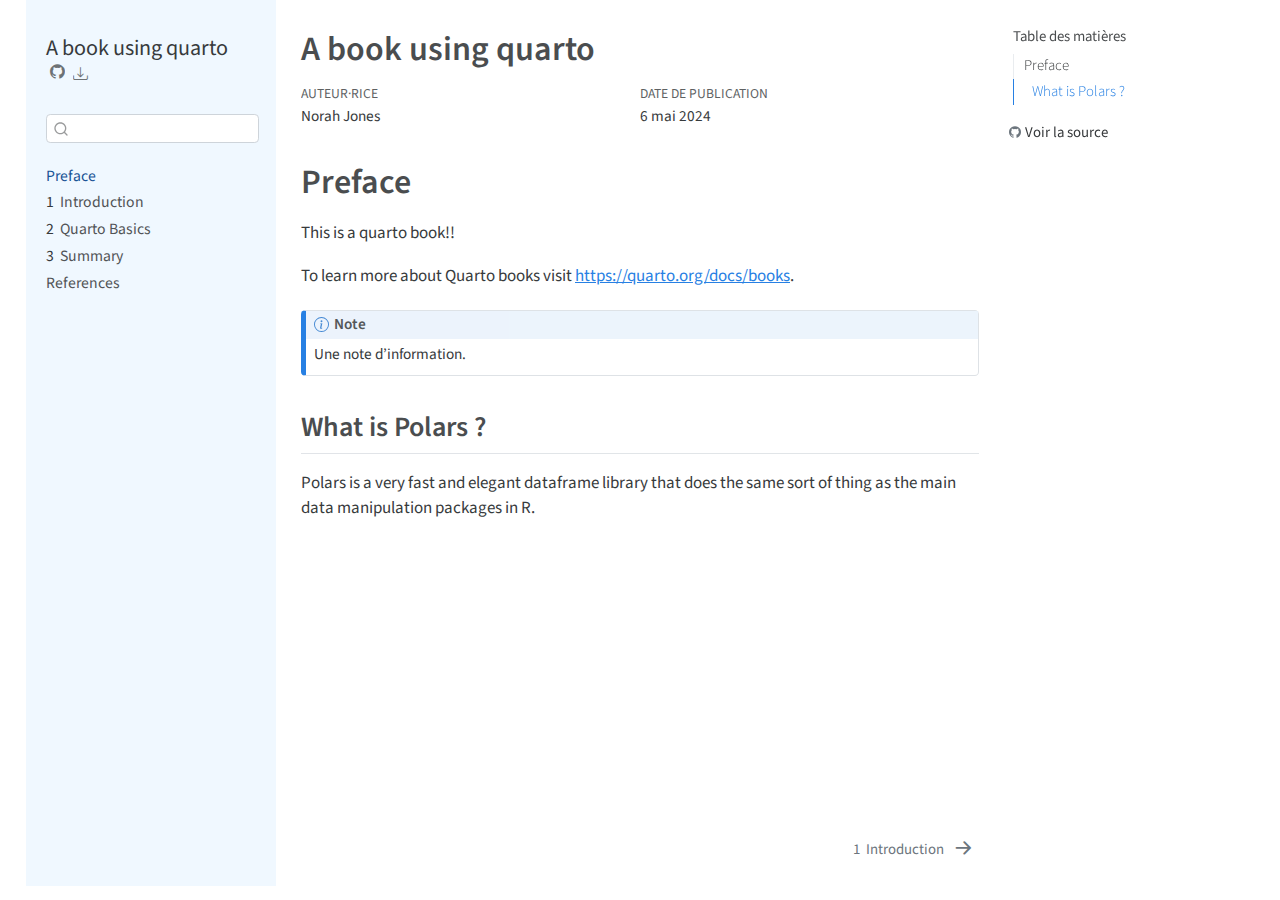
<file: index.html>
<!DOCTYPE html>
<html xmlns="http://www.w3.org/1999/xhtml" lang="fr" xml:lang="fr"><head>

<meta charset="utf-8">
<meta name="generator" content="quarto-1.3.361">

<meta name="viewport" content="width=device-width, initial-scale=1.0, user-scalable=yes">

<meta name="author" content="Norah Jones">

<title>A book using quarto</title>
<style>
code{white-space: pre-wrap;}
span.smallcaps{font-variant: small-caps;}
div.columns{display: flex; gap: min(4vw, 1.5em);}
div.column{flex: auto; overflow-x: auto;}
div.hanging-indent{margin-left: 1.5em; text-indent: -1.5em;}
ul.task-list{list-style: none;}
ul.task-list li input[type="checkbox"] {
  width: 0.8em;
  margin: 0 0.8em 0.2em -1em; /* quarto-specific, see https://github.com/quarto-dev/quarto-cli/issues/4556 */ 
  vertical-align: middle;
}
</style>


<script src="site_libs/quarto-nav/quarto-nav.js"></script>
<script src="site_libs/clipboard/clipboard.min.js"></script>
<script src="site_libs/quarto-search/autocomplete.umd.js"></script>
<script src="site_libs/quarto-search/fuse.min.js"></script>
<script src="site_libs/quarto-search/quarto-search.js"></script>
<meta name="quarto:offset" content="./">
<link href="./intro.html" rel="next">
<script src="site_libs/quarto-html/quarto.js"></script>
<script src="site_libs/quarto-html/popper.min.js"></script>
<script src="site_libs/quarto-html/tippy.umd.min.js"></script>
<script src="site_libs/quarto-html/anchor.min.js"></script>
<link href="site_libs/quarto-html/tippy.css" rel="stylesheet">
<link href="site_libs/quarto-html/quarto-syntax-highlighting.css" rel="stylesheet" id="quarto-text-highlighting-styles">
<script src="site_libs/bootstrap/bootstrap.min.js"></script>
<link href="site_libs/bootstrap/bootstrap-icons.css" rel="stylesheet">
<link href="site_libs/bootstrap/bootstrap.min.css" rel="stylesheet" id="quarto-bootstrap" data-mode="light">
<script id="quarto-search-options" type="application/json">{
  "location": "sidebar",
  "copy-button": false,
  "collapse-after": 3,
  "panel-placement": "start",
  "type": "textbox",
  "limit": 20,
  "language": {
    "search-no-results-text": "Pas de résultats",
    "search-matching-documents-text": "documents trouvés",
    "search-copy-link-title": "Copier le lien vers la recherche",
    "search-hide-matches-text": "Cacher les correspondances additionnelles",
    "search-more-match-text": "correspondance de plus dans ce document",
    "search-more-matches-text": "correspondances de plus dans ce document",
    "search-clear-button-title": "Effacer",
    "search-detached-cancel-button-title": "Annuler",
    "search-submit-button-title": "Envoyer",
    "search-label": "Recherche"
  }
}</script>


</head>

<body class="nav-sidebar floating">

<div id="quarto-search-results"></div>
  <header id="quarto-header" class="headroom fixed-top">
  <nav class="quarto-secondary-nav">
    <div class="container-fluid d-flex">
      <button type="button" class="quarto-btn-toggle btn" data-bs-toggle="collapse" data-bs-target="#quarto-sidebar,#quarto-sidebar-glass" aria-controls="quarto-sidebar" aria-expanded="false" aria-label="Basculer la barre latérale" onclick="if (window.quartoToggleHeadroom) { window.quartoToggleHeadroom(); }">
        <i class="bi bi-layout-text-sidebar-reverse"></i>
      </button>
      <nav class="quarto-page-breadcrumbs" aria-label="breadcrumb"><ol class="breadcrumb"><li class="breadcrumb-item"><a href="./index.html">Preface</a></li></ol></nav>
      <a class="flex-grow-1" role="button" data-bs-toggle="collapse" data-bs-target="#quarto-sidebar,#quarto-sidebar-glass" aria-controls="quarto-sidebar" aria-expanded="false" aria-label="Basculer la barre latérale" onclick="if (window.quartoToggleHeadroom) { window.quartoToggleHeadroom(); }">      
      </a>
      <button type="button" class="btn quarto-search-button" aria-label="" onclick="window.quartoOpenSearch();">
        <i class="bi bi-search"></i>
      </button>
    </div>
  </nav>
</header>
<!-- content -->
<div id="quarto-content" class="quarto-container page-columns page-rows-contents page-layout-article">
<!-- sidebar -->
  <nav id="quarto-sidebar" class="sidebar collapse collapse-horizontal sidebar-navigation floating overflow-auto">
    <div class="pt-lg-2 mt-2 text-left sidebar-header">
    <div class="sidebar-title mb-0 py-0">
      <a href="./">A book using quarto</a> 
        <div class="sidebar-tools-main">
    <a href="https://github.com/oojdoo/book-quarto" title="Source Code" class="quarto-navigation-tool px-1" aria-label="Source Code"><i class="bi bi-github"></i></a>
    <div class="dropdown">
      <a href="" title="Download" id="quarto-navigation-tool-dropdown-0" class="quarto-navigation-tool dropdown-toggle px-1" data-bs-toggle="dropdown" aria-expanded="false" aria-label="Download"><i class="bi bi-download"></i></a>
      <ul class="dropdown-menu" aria-labelledby="quarto-navigation-tool-dropdown-0">
          <li>
            <a class="dropdown-item sidebar-tools-main-item" href="./A-book-using-quarto.pdf">
              <i class="bi bi-bi-file-pdf pe-1"></i>
            Download PDF
            </a>
          </li>
          <li>
            <a class="dropdown-item sidebar-tools-main-item" href="./A-book-using-quarto.docx">
              <i class="bi bi-bi-file-word pe-1"></i>
            Download Docx
            </a>
          </li>
      </ul>
    </div>
</div>
    </div>
      </div>
        <div class="mt-2 flex-shrink-0 align-items-center">
        <div class="sidebar-search">
        <div id="quarto-search" class="" title="Recherche"></div>
        </div>
        </div>
    <div class="sidebar-menu-container"> 
    <ul class="list-unstyled mt-1">
        <li class="sidebar-item">
  <div class="sidebar-item-container"> 
  <a href="./index.html" class="sidebar-item-text sidebar-link active">
 <span class="menu-text">Preface</span></a>
  </div>
</li>
        <li class="sidebar-item">
  <div class="sidebar-item-container"> 
  <a href="./intro.html" class="sidebar-item-text sidebar-link">
 <span class="menu-text"><span class="chapter-number">1</span>&nbsp; <span class="chapter-title">Introduction</span></span></a>
  </div>
</li>
        <li class="sidebar-item">
  <div class="sidebar-item-container"> 
  <a href="./graphiques.html" class="sidebar-item-text sidebar-link">
 <span class="menu-text"><span class="chapter-number">2</span>&nbsp; <span class="chapter-title">Quarto Basics</span></span></a>
  </div>
</li>
        <li class="sidebar-item">
  <div class="sidebar-item-container"> 
  <a href="./summary.html" class="sidebar-item-text sidebar-link">
 <span class="menu-text"><span class="chapter-number">3</span>&nbsp; <span class="chapter-title">Summary</span></span></a>
  </div>
</li>
        <li class="sidebar-item">
  <div class="sidebar-item-container"> 
  <a href="./references.html" class="sidebar-item-text sidebar-link">
 <span class="menu-text">References</span></a>
  </div>
</li>
    </ul>
    </div>
</nav>
<div id="quarto-sidebar-glass" data-bs-toggle="collapse" data-bs-target="#quarto-sidebar,#quarto-sidebar-glass"></div>
<!-- margin-sidebar -->
    <div id="quarto-margin-sidebar" class="sidebar margin-sidebar">
        <nav id="TOC" role="doc-toc" class="toc-active">
    <h2 id="toc-title">Table des matières</h2>
   
  <ul>
  <li><a href="#preface" id="toc-preface" class="nav-link active" data-scroll-target="#preface">Preface</a>
  <ul class="collapse">
  <li><a href="#what-is-polars" id="toc-what-is-polars" class="nav-link" data-scroll-target="#what-is-polars">What is Polars ?</a></li>
  </ul></li>
  </ul>
<div class="toc-actions"><div><i class="bi bi-github"></i></div><div class="action-links"><p><a href="https://github.com/oojdoo/book-quarto/blob/main/index.qmd" class="toc-action">Voir la source</a></p></div></div></nav>
    </div>
<!-- main -->
<main class="content" id="quarto-document-content">

<header id="title-block-header" class="quarto-title-block default">
<div class="quarto-title">
<h1 class="title">A book using quarto</h1>
</div>



<div class="quarto-title-meta">

    <div>
    <div class="quarto-title-meta-heading">Auteur·rice</div>
    <div class="quarto-title-meta-contents">
             <p>Norah Jones </p>
          </div>
  </div>
    
    <div>
    <div class="quarto-title-meta-heading">Date de publication</div>
    <div class="quarto-title-meta-contents">
      <p class="date">6 mai 2024</p>
    </div>
  </div>
  
    
  </div>
  

</header>

<section id="preface" class="level1 unnumbered">
<h1 class="unnumbered">Preface</h1>
<p>This is a quarto book!!</p>
<p>To learn more about Quarto books visit <a href="https://quarto.org/docs/books" class="uri">https://quarto.org/docs/books</a>.</p>
<div class="callout callout-style-default callout-note callout-titled">
<div class="callout-header d-flex align-content-center">
<div class="callout-icon-container">
<i class="callout-icon"></i>
</div>
<div class="callout-title-container flex-fill">
Note
</div>
</div>
<div class="callout-body-container callout-body">
<p>Une note d’information.</p>
</div>
</div>
<section id="what-is-polars" class="level2">
<h2 class="anchored" data-anchor-id="what-is-polars">What is Polars ?</h2>
<p>Polars is a very fast and elegant dataframe library that does the same sort of thing as the main data manipulation packages in R.</p>


</section>
</section>

</main> <!-- /main -->
<script id="quarto-html-after-body" type="application/javascript">
window.document.addEventListener("DOMContentLoaded", function (event) {
  const toggleBodyColorMode = (bsSheetEl) => {
    const mode = bsSheetEl.getAttribute("data-mode");
    const bodyEl = window.document.querySelector("body");
    if (mode === "dark") {
      bodyEl.classList.add("quarto-dark");
      bodyEl.classList.remove("quarto-light");
    } else {
      bodyEl.classList.add("quarto-light");
      bodyEl.classList.remove("quarto-dark");
    }
  }
  const toggleBodyColorPrimary = () => {
    const bsSheetEl = window.document.querySelector("link#quarto-bootstrap");
    if (bsSheetEl) {
      toggleBodyColorMode(bsSheetEl);
    }
  }
  toggleBodyColorPrimary();  
  const icon = "";
  const anchorJS = new window.AnchorJS();
  anchorJS.options = {
    placement: 'right',
    icon: icon
  };
  anchorJS.add('.anchored');
  const isCodeAnnotation = (el) => {
    for (const clz of el.classList) {
      if (clz.startsWith('code-annotation-')) {                     
        return true;
      }
    }
    return false;
  }
  const clipboard = new window.ClipboardJS('.code-copy-button', {
    text: function(trigger) {
      const codeEl = trigger.previousElementSibling.cloneNode(true);
      for (const childEl of codeEl.children) {
        if (isCodeAnnotation(childEl)) {
          childEl.remove();
        }
      }
      return codeEl.innerText;
    }
  });
  clipboard.on('success', function(e) {
    // button target
    const button = e.trigger;
    // don't keep focus
    button.blur();
    // flash "checked"
    button.classList.add('code-copy-button-checked');
    var currentTitle = button.getAttribute("title");
    button.setAttribute("title", "Copié");
    let tooltip;
    if (window.bootstrap) {
      button.setAttribute("data-bs-toggle", "tooltip");
      button.setAttribute("data-bs-placement", "left");
      button.setAttribute("data-bs-title", "Copié");
      tooltip = new bootstrap.Tooltip(button, 
        { trigger: "manual", 
          customClass: "code-copy-button-tooltip",
          offset: [0, -8]});
      tooltip.show();    
    }
    setTimeout(function() {
      if (tooltip) {
        tooltip.hide();
        button.removeAttribute("data-bs-title");
        button.removeAttribute("data-bs-toggle");
        button.removeAttribute("data-bs-placement");
      }
      button.setAttribute("title", currentTitle);
      button.classList.remove('code-copy-button-checked');
    }, 1000);
    // clear code selection
    e.clearSelection();
  });
  function tippyHover(el, contentFn) {
    const config = {
      allowHTML: true,
      content: contentFn,
      maxWidth: 500,
      delay: 100,
      arrow: false,
      appendTo: function(el) {
          return el.parentElement;
      },
      interactive: true,
      interactiveBorder: 10,
      theme: 'quarto',
      placement: 'bottom-start'
    };
    window.tippy(el, config); 
  }
  const noterefs = window.document.querySelectorAll('a[role="doc-noteref"]');
  for (var i=0; i<noterefs.length; i++) {
    const ref = noterefs[i];
    tippyHover(ref, function() {
      // use id or data attribute instead here
      let href = ref.getAttribute('data-footnote-href') || ref.getAttribute('href');
      try { href = new URL(href).hash; } catch {}
      const id = href.replace(/^#\/?/, "");
      const note = window.document.getElementById(id);
      return note.innerHTML;
    });
  }
      let selectedAnnoteEl;
      const selectorForAnnotation = ( cell, annotation) => {
        let cellAttr = 'data-code-cell="' + cell + '"';
        let lineAttr = 'data-code-annotation="' +  annotation + '"';
        const selector = 'span[' + cellAttr + '][' + lineAttr + ']';
        return selector;
      }
      const selectCodeLines = (annoteEl) => {
        const doc = window.document;
        const targetCell = annoteEl.getAttribute("data-target-cell");
        const targetAnnotation = annoteEl.getAttribute("data-target-annotation");
        const annoteSpan = window.document.querySelector(selectorForAnnotation(targetCell, targetAnnotation));
        const lines = annoteSpan.getAttribute("data-code-lines").split(",");
        const lineIds = lines.map((line) => {
          return targetCell + "-" + line;
        })
        let top = null;
        let height = null;
        let parent = null;
        if (lineIds.length > 0) {
            //compute the position of the single el (top and bottom and make a div)
            const el = window.document.getElementById(lineIds[0]);
            top = el.offsetTop;
            height = el.offsetHeight;
            parent = el.parentElement.parentElement;
          if (lineIds.length > 1) {
            const lastEl = window.document.getElementById(lineIds[lineIds.length - 1]);
            const bottom = lastEl.offsetTop + lastEl.offsetHeight;
            height = bottom - top;
          }
          if (top !== null && height !== null && parent !== null) {
            // cook up a div (if necessary) and position it 
            let div = window.document.getElementById("code-annotation-line-highlight");
            if (div === null) {
              div = window.document.createElement("div");
              div.setAttribute("id", "code-annotation-line-highlight");
              div.style.position = 'absolute';
              parent.appendChild(div);
            }
            div.style.top = top - 2 + "px";
            div.style.height = height + 4 + "px";
            let gutterDiv = window.document.getElementById("code-annotation-line-highlight-gutter");
            if (gutterDiv === null) {
              gutterDiv = window.document.createElement("div");
              gutterDiv.setAttribute("id", "code-annotation-line-highlight-gutter");
              gutterDiv.style.position = 'absolute';
              const codeCell = window.document.getElementById(targetCell);
              const gutter = codeCell.querySelector('.code-annotation-gutter');
              gutter.appendChild(gutterDiv);
            }
            gutterDiv.style.top = top - 2 + "px";
            gutterDiv.style.height = height + 4 + "px";
          }
          selectedAnnoteEl = annoteEl;
        }
      };
      const unselectCodeLines = () => {
        const elementsIds = ["code-annotation-line-highlight", "code-annotation-line-highlight-gutter"];
        elementsIds.forEach((elId) => {
          const div = window.document.getElementById(elId);
          if (div) {
            div.remove();
          }
        });
        selectedAnnoteEl = undefined;
      };
      // Attach click handler to the DT
      const annoteDls = window.document.querySelectorAll('dt[data-target-cell]');
      for (const annoteDlNode of annoteDls) {
        annoteDlNode.addEventListener('click', (event) => {
          const clickedEl = event.target;
          if (clickedEl !== selectedAnnoteEl) {
            unselectCodeLines();
            const activeEl = window.document.querySelector('dt[data-target-cell].code-annotation-active');
            if (activeEl) {
              activeEl.classList.remove('code-annotation-active');
            }
            selectCodeLines(clickedEl);
            clickedEl.classList.add('code-annotation-active');
          } else {
            // Unselect the line
            unselectCodeLines();
            clickedEl.classList.remove('code-annotation-active');
          }
        });
      }
  const findCites = (el) => {
    const parentEl = el.parentElement;
    if (parentEl) {
      const cites = parentEl.dataset.cites;
      if (cites) {
        return {
          el,
          cites: cites.split(' ')
        };
      } else {
        return findCites(el.parentElement)
      }
    } else {
      return undefined;
    }
  };
  var bibliorefs = window.document.querySelectorAll('a[role="doc-biblioref"]');
  for (var i=0; i<bibliorefs.length; i++) {
    const ref = bibliorefs[i];
    const citeInfo = findCites(ref);
    if (citeInfo) {
      tippyHover(citeInfo.el, function() {
        var popup = window.document.createElement('div');
        citeInfo.cites.forEach(function(cite) {
          var citeDiv = window.document.createElement('div');
          citeDiv.classList.add('hanging-indent');
          citeDiv.classList.add('csl-entry');
          var biblioDiv = window.document.getElementById('ref-' + cite);
          if (biblioDiv) {
            citeDiv.innerHTML = biblioDiv.innerHTML;
          }
          popup.appendChild(citeDiv);
        });
        return popup.innerHTML;
      });
    }
  }
});
</script>
<nav class="page-navigation">
  <div class="nav-page nav-page-previous">
  </div>
  <div class="nav-page nav-page-next">
      <a href="./intro.html" class="pagination-link">
        <span class="nav-page-text"><span class="chapter-number">1</span>&nbsp; <span class="chapter-title">Introduction</span></span> <i class="bi bi-arrow-right-short"></i>
      </a>
  </div>
</nav>
</div> <!-- /content -->



</body></html>
</file>
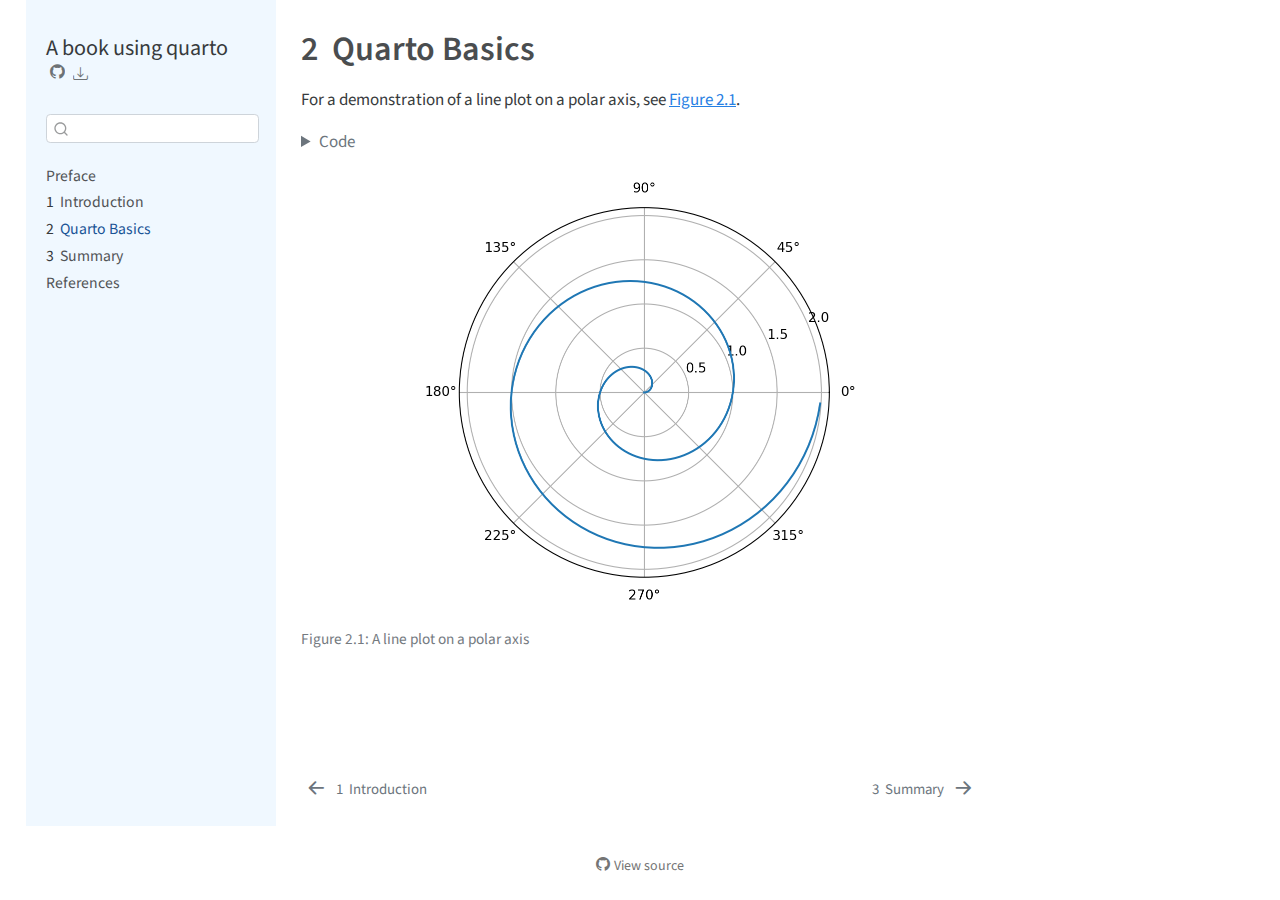
<file: graphiques.html>
<!DOCTYPE html>
<html xmlns="http://www.w3.org/1999/xhtml" lang="en" xml:lang="en"><head>

<meta charset="utf-8">
<meta name="generator" content="quarto-1.3.361">

<meta name="viewport" content="width=device-width, initial-scale=1.0, user-scalable=yes">


<title>A book using quarto - 2&nbsp; Quarto Basics</title>
<style>
code{white-space: pre-wrap;}
span.smallcaps{font-variant: small-caps;}
div.columns{display: flex; gap: min(4vw, 1.5em);}
div.column{flex: auto; overflow-x: auto;}
div.hanging-indent{margin-left: 1.5em; text-indent: -1.5em;}
ul.task-list{list-style: none;}
ul.task-list li input[type="checkbox"] {
  width: 0.8em;
  margin: 0 0.8em 0.2em -1em; /* quarto-specific, see https://github.com/quarto-dev/quarto-cli/issues/4556 */ 
  vertical-align: middle;
}
/* CSS for syntax highlighting */
pre > code.sourceCode { white-space: pre; position: relative; }
pre > code.sourceCode > span { display: inline-block; line-height: 1.25; }
pre > code.sourceCode > span:empty { height: 1.2em; }
.sourceCode { overflow: visible; }
code.sourceCode > span { color: inherit; text-decoration: inherit; }
div.sourceCode { margin: 1em 0; }
pre.sourceCode { margin: 0; }
@media screen {
div.sourceCode { overflow: auto; }
}
@media print {
pre > code.sourceCode { white-space: pre-wrap; }
pre > code.sourceCode > span { text-indent: -5em; padding-left: 5em; }
}
pre.numberSource code
  { counter-reset: source-line 0; }
pre.numberSource code > span
  { position: relative; left: -4em; counter-increment: source-line; }
pre.numberSource code > span > a:first-child::before
  { content: counter(source-line);
    position: relative; left: -1em; text-align: right; vertical-align: baseline;
    border: none; display: inline-block;
    -webkit-touch-callout: none; -webkit-user-select: none;
    -khtml-user-select: none; -moz-user-select: none;
    -ms-user-select: none; user-select: none;
    padding: 0 4px; width: 4em;
  }
pre.numberSource { margin-left: 3em;  padding-left: 4px; }
div.sourceCode
  {   }
@media screen {
pre > code.sourceCode > span > a:first-child::before { text-decoration: underline; }
}
</style>


<script src="site_libs/quarto-nav/quarto-nav.js"></script>
<script src="site_libs/clipboard/clipboard.min.js"></script>
<script src="site_libs/quarto-search/autocomplete.umd.js"></script>
<script src="site_libs/quarto-search/fuse.min.js"></script>
<script src="site_libs/quarto-search/quarto-search.js"></script>
<meta name="quarto:offset" content="./">
<link href="./summary.html" rel="next">
<link href="./intro.html" rel="prev">
<script src="site_libs/quarto-html/quarto.js"></script>
<script src="site_libs/quarto-html/popper.min.js"></script>
<script src="site_libs/quarto-html/tippy.umd.min.js"></script>
<script src="site_libs/quarto-html/anchor.min.js"></script>
<link href="site_libs/quarto-html/tippy.css" rel="stylesheet">
<link href="site_libs/quarto-html/quarto-syntax-highlighting.css" rel="stylesheet" id="quarto-text-highlighting-styles">
<script src="site_libs/bootstrap/bootstrap.min.js"></script>
<link href="site_libs/bootstrap/bootstrap-icons.css" rel="stylesheet">
<link href="site_libs/bootstrap/bootstrap.min.css" rel="stylesheet" id="quarto-bootstrap" data-mode="light">
<script id="quarto-search-options" type="application/json">{
  "location": "sidebar",
  "copy-button": false,
  "collapse-after": 3,
  "panel-placement": "start",
  "type": "textbox",
  "limit": 20,
  "language": {
    "search-no-results-text": "No results",
    "search-matching-documents-text": "matching documents",
    "search-copy-link-title": "Copy link to search",
    "search-hide-matches-text": "Hide additional matches",
    "search-more-match-text": "more match in this document",
    "search-more-matches-text": "more matches in this document",
    "search-clear-button-title": "Clear",
    "search-detached-cancel-button-title": "Cancel",
    "search-submit-button-title": "Submit",
    "search-label": "Search"
  }
}</script>


</head>

<body class="nav-sidebar floating">

<div id="quarto-search-results"></div>
  <header id="quarto-header" class="headroom fixed-top">
  <nav class="quarto-secondary-nav">
    <div class="container-fluid d-flex">
      <button type="button" class="quarto-btn-toggle btn" data-bs-toggle="collapse" data-bs-target="#quarto-sidebar,#quarto-sidebar-glass" aria-controls="quarto-sidebar" aria-expanded="false" aria-label="Toggle sidebar navigation" onclick="if (window.quartoToggleHeadroom) { window.quartoToggleHeadroom(); }">
        <i class="bi bi-layout-text-sidebar-reverse"></i>
      </button>
      <nav class="quarto-page-breadcrumbs" aria-label="breadcrumb"><ol class="breadcrumb"><li class="breadcrumb-item"><a href="./graphiques.html"><span class="chapter-number">2</span>&nbsp; <span class="chapter-title">Quarto Basics</span></a></li></ol></nav>
      <a class="flex-grow-1" role="button" data-bs-toggle="collapse" data-bs-target="#quarto-sidebar,#quarto-sidebar-glass" aria-controls="quarto-sidebar" aria-expanded="false" aria-label="Toggle sidebar navigation" onclick="if (window.quartoToggleHeadroom) { window.quartoToggleHeadroom(); }">      
      </a>
      <button type="button" class="btn quarto-search-button" aria-label="" onclick="window.quartoOpenSearch();">
        <i class="bi bi-search"></i>
      </button>
    </div>
  </nav>
</header>
<!-- content -->
<div id="quarto-content" class="quarto-container page-columns page-rows-contents page-layout-article">
<!-- sidebar -->
  <nav id="quarto-sidebar" class="sidebar collapse collapse-horizontal sidebar-navigation floating overflow-auto">
    <div class="pt-lg-2 mt-2 text-left sidebar-header">
    <div class="sidebar-title mb-0 py-0">
      <a href="./">A book using quarto</a> 
        <div class="sidebar-tools-main">
    <a href="https://github.com/oojdoo/book-quarto" title="Source Code" class="quarto-navigation-tool px-1" aria-label="Source Code"><i class="bi bi-github"></i></a>
    <div class="dropdown">
      <a href="" title="Download" id="quarto-navigation-tool-dropdown-0" class="quarto-navigation-tool dropdown-toggle px-1" data-bs-toggle="dropdown" aria-expanded="false" aria-label="Download"><i class="bi bi-download"></i></a>
      <ul class="dropdown-menu" aria-labelledby="quarto-navigation-tool-dropdown-0">
          <li>
            <a class="dropdown-item sidebar-tools-main-item" href="./A-book-using-quarto.pdf">
              <i class="bi bi-bi-file-pdf pe-1"></i>
            Download PDF
            </a>
          </li>
          <li>
            <a class="dropdown-item sidebar-tools-main-item" href="./A-book-using-quarto.docx">
              <i class="bi bi-bi-file-word pe-1"></i>
            Download Docx
            </a>
          </li>
      </ul>
    </div>
</div>
    </div>
      </div>
        <div class="mt-2 flex-shrink-0 align-items-center">
        <div class="sidebar-search">
        <div id="quarto-search" class="" title="Search"></div>
        </div>
        </div>
    <div class="sidebar-menu-container"> 
    <ul class="list-unstyled mt-1">
        <li class="sidebar-item">
  <div class="sidebar-item-container"> 
  <a href="./index.html" class="sidebar-item-text sidebar-link">
 <span class="menu-text">Preface</span></a>
  </div>
</li>
        <li class="sidebar-item">
  <div class="sidebar-item-container"> 
  <a href="./intro.html" class="sidebar-item-text sidebar-link">
 <span class="menu-text"><span class="chapter-number">1</span>&nbsp; <span class="chapter-title">Introduction</span></span></a>
  </div>
</li>
        <li class="sidebar-item">
  <div class="sidebar-item-container"> 
  <a href="./graphiques.html" class="sidebar-item-text sidebar-link active">
 <span class="menu-text"><span class="chapter-number">2</span>&nbsp; <span class="chapter-title">Quarto Basics</span></span></a>
  </div>
</li>
        <li class="sidebar-item">
  <div class="sidebar-item-container"> 
  <a href="./summary.html" class="sidebar-item-text sidebar-link">
 <span class="menu-text"><span class="chapter-number">3</span>&nbsp; <span class="chapter-title">Summary</span></span></a>
  </div>
</li>
        <li class="sidebar-item">
  <div class="sidebar-item-container"> 
  <a href="./references.html" class="sidebar-item-text sidebar-link">
 <span class="menu-text">References</span></a>
  </div>
</li>
    </ul>
    </div>
</nav>
<div id="quarto-sidebar-glass" data-bs-toggle="collapse" data-bs-target="#quarto-sidebar,#quarto-sidebar-glass"></div>
<!-- margin-sidebar -->
    <div id="quarto-margin-sidebar" class="sidebar margin-sidebar">
        
    </div>
<!-- main -->
<main class="content" id="quarto-document-content">

<header id="title-block-header" class="quarto-title-block default">
<div class="quarto-title">
<h1 class="title"><span class="chapter-number">2</span>&nbsp; <span class="chapter-title">Quarto Basics</span></h1>
</div>



<div class="quarto-title-meta">

    
  
    
  </div>
  

</header>

<p>For a demonstration of a line plot on a polar axis, see <a href="#fig-polar">Figure&nbsp;<span>2.1</span></a>.</p>
<div class="cell" data-execution_count="1">
<details>
<summary>Code</summary>
<div class="sourceCode cell-code" id="cb1"><pre class="sourceCode python code-with-copy"><code class="sourceCode python"><span id="cb1-1"><a href="#cb1-1" aria-hidden="true" tabindex="-1"></a><span class="im">import</span> numpy <span class="im">as</span> np</span>
<span id="cb1-2"><a href="#cb1-2" aria-hidden="true" tabindex="-1"></a><span class="im">import</span> matplotlib.pyplot <span class="im">as</span> plt</span>
<span id="cb1-3"><a href="#cb1-3" aria-hidden="true" tabindex="-1"></a></span>
<span id="cb1-4"><a href="#cb1-4" aria-hidden="true" tabindex="-1"></a>r <span class="op">=</span> np.arange(<span class="dv">0</span>, <span class="dv">2</span>, <span class="fl">0.01</span>)</span>
<span id="cb1-5"><a href="#cb1-5" aria-hidden="true" tabindex="-1"></a>theta <span class="op">=</span> <span class="dv">2</span> <span class="op">*</span> np.pi <span class="op">*</span> r</span>
<span id="cb1-6"><a href="#cb1-6" aria-hidden="true" tabindex="-1"></a>fig, ax <span class="op">=</span> plt.subplots(</span>
<span id="cb1-7"><a href="#cb1-7" aria-hidden="true" tabindex="-1"></a>  subplot_kw <span class="op">=</span> {<span class="st">'projection'</span>: <span class="st">'polar'</span>} </span>
<span id="cb1-8"><a href="#cb1-8" aria-hidden="true" tabindex="-1"></a>)</span>
<span id="cb1-9"><a href="#cb1-9" aria-hidden="true" tabindex="-1"></a>ax.plot(theta, r)</span>
<span id="cb1-10"><a href="#cb1-10" aria-hidden="true" tabindex="-1"></a>ax.set_rticks([<span class="fl">0.5</span>, <span class="dv">1</span>, <span class="fl">1.5</span>, <span class="dv">2</span>])</span>
<span id="cb1-11"><a href="#cb1-11" aria-hidden="true" tabindex="-1"></a>ax.grid(<span class="va">True</span>)</span>
<span id="cb1-12"><a href="#cb1-12" aria-hidden="true" tabindex="-1"></a>plt.show()</span></code><button title="Copy to Clipboard" class="code-copy-button"><i class="bi"></i></button></pre></div>
</details>
<div class="cell-output cell-output-display">
<div id="fig-polar" class="quarto-figure quarto-figure-center anchored">
<figure class="figure">
<p><img src="graphiques_files/figure-html/fig-polar-output-1.png" width="450" height="439" class="figure-img"></p>
<figcaption class="figure-caption">Figure&nbsp;2.1: A line plot on a polar axis</figcaption>
</figure>
</div>
</div>
</div>



</main> <!-- /main -->
<script id="quarto-html-after-body" type="application/javascript">
window.document.addEventListener("DOMContentLoaded", function (event) {
  const toggleBodyColorMode = (bsSheetEl) => {
    const mode = bsSheetEl.getAttribute("data-mode");
    const bodyEl = window.document.querySelector("body");
    if (mode === "dark") {
      bodyEl.classList.add("quarto-dark");
      bodyEl.classList.remove("quarto-light");
    } else {
      bodyEl.classList.add("quarto-light");
      bodyEl.classList.remove("quarto-dark");
    }
  }
  const toggleBodyColorPrimary = () => {
    const bsSheetEl = window.document.querySelector("link#quarto-bootstrap");
    if (bsSheetEl) {
      toggleBodyColorMode(bsSheetEl);
    }
  }
  toggleBodyColorPrimary();  
  const icon = "";
  const anchorJS = new window.AnchorJS();
  anchorJS.options = {
    placement: 'right',
    icon: icon
  };
  anchorJS.add('.anchored');
  const isCodeAnnotation = (el) => {
    for (const clz of el.classList) {
      if (clz.startsWith('code-annotation-')) {                     
        return true;
      }
    }
    return false;
  }
  const clipboard = new window.ClipboardJS('.code-copy-button', {
    text: function(trigger) {
      const codeEl = trigger.previousElementSibling.cloneNode(true);
      for (const childEl of codeEl.children) {
        if (isCodeAnnotation(childEl)) {
          childEl.remove();
        }
      }
      return codeEl.innerText;
    }
  });
  clipboard.on('success', function(e) {
    // button target
    const button = e.trigger;
    // don't keep focus
    button.blur();
    // flash "checked"
    button.classList.add('code-copy-button-checked');
    var currentTitle = button.getAttribute("title");
    button.setAttribute("title", "Copied!");
    let tooltip;
    if (window.bootstrap) {
      button.setAttribute("data-bs-toggle", "tooltip");
      button.setAttribute("data-bs-placement", "left");
      button.setAttribute("data-bs-title", "Copied!");
      tooltip = new bootstrap.Tooltip(button, 
        { trigger: "manual", 
          customClass: "code-copy-button-tooltip",
          offset: [0, -8]});
      tooltip.show();    
    }
    setTimeout(function() {
      if (tooltip) {
        tooltip.hide();
        button.removeAttribute("data-bs-title");
        button.removeAttribute("data-bs-toggle");
        button.removeAttribute("data-bs-placement");
      }
      button.setAttribute("title", currentTitle);
      button.classList.remove('code-copy-button-checked');
    }, 1000);
    // clear code selection
    e.clearSelection();
  });
  function tippyHover(el, contentFn) {
    const config = {
      allowHTML: true,
      content: contentFn,
      maxWidth: 500,
      delay: 100,
      arrow: false,
      appendTo: function(el) {
          return el.parentElement;
      },
      interactive: true,
      interactiveBorder: 10,
      theme: 'quarto',
      placement: 'bottom-start'
    };
    window.tippy(el, config); 
  }
  const noterefs = window.document.querySelectorAll('a[role="doc-noteref"]');
  for (var i=0; i<noterefs.length; i++) {
    const ref = noterefs[i];
    tippyHover(ref, function() {
      // use id or data attribute instead here
      let href = ref.getAttribute('data-footnote-href') || ref.getAttribute('href');
      try { href = new URL(href).hash; } catch {}
      const id = href.replace(/^#\/?/, "");
      const note = window.document.getElementById(id);
      return note.innerHTML;
    });
  }
      let selectedAnnoteEl;
      const selectorForAnnotation = ( cell, annotation) => {
        let cellAttr = 'data-code-cell="' + cell + '"';
        let lineAttr = 'data-code-annotation="' +  annotation + '"';
        const selector = 'span[' + cellAttr + '][' + lineAttr + ']';
        return selector;
      }
      const selectCodeLines = (annoteEl) => {
        const doc = window.document;
        const targetCell = annoteEl.getAttribute("data-target-cell");
        const targetAnnotation = annoteEl.getAttribute("data-target-annotation");
        const annoteSpan = window.document.querySelector(selectorForAnnotation(targetCell, targetAnnotation));
        const lines = annoteSpan.getAttribute("data-code-lines").split(",");
        const lineIds = lines.map((line) => {
          return targetCell + "-" + line;
        })
        let top = null;
        let height = null;
        let parent = null;
        if (lineIds.length > 0) {
            //compute the position of the single el (top and bottom and make a div)
            const el = window.document.getElementById(lineIds[0]);
            top = el.offsetTop;
            height = el.offsetHeight;
            parent = el.parentElement.parentElement;
          if (lineIds.length > 1) {
            const lastEl = window.document.getElementById(lineIds[lineIds.length - 1]);
            const bottom = lastEl.offsetTop + lastEl.offsetHeight;
            height = bottom - top;
          }
          if (top !== null && height !== null && parent !== null) {
            // cook up a div (if necessary) and position it 
            let div = window.document.getElementById("code-annotation-line-highlight");
            if (div === null) {
              div = window.document.createElement("div");
              div.setAttribute("id", "code-annotation-line-highlight");
              div.style.position = 'absolute';
              parent.appendChild(div);
            }
            div.style.top = top - 2 + "px";
            div.style.height = height + 4 + "px";
            let gutterDiv = window.document.getElementById("code-annotation-line-highlight-gutter");
            if (gutterDiv === null) {
              gutterDiv = window.document.createElement("div");
              gutterDiv.setAttribute("id", "code-annotation-line-highlight-gutter");
              gutterDiv.style.position = 'absolute';
              const codeCell = window.document.getElementById(targetCell);
              const gutter = codeCell.querySelector('.code-annotation-gutter');
              gutter.appendChild(gutterDiv);
            }
            gutterDiv.style.top = top - 2 + "px";
            gutterDiv.style.height = height + 4 + "px";
          }
          selectedAnnoteEl = annoteEl;
        }
      };
      const unselectCodeLines = () => {
        const elementsIds = ["code-annotation-line-highlight", "code-annotation-line-highlight-gutter"];
        elementsIds.forEach((elId) => {
          const div = window.document.getElementById(elId);
          if (div) {
            div.remove();
          }
        });
        selectedAnnoteEl = undefined;
      };
      // Attach click handler to the DT
      const annoteDls = window.document.querySelectorAll('dt[data-target-cell]');
      for (const annoteDlNode of annoteDls) {
        annoteDlNode.addEventListener('click', (event) => {
          const clickedEl = event.target;
          if (clickedEl !== selectedAnnoteEl) {
            unselectCodeLines();
            const activeEl = window.document.querySelector('dt[data-target-cell].code-annotation-active');
            if (activeEl) {
              activeEl.classList.remove('code-annotation-active');
            }
            selectCodeLines(clickedEl);
            clickedEl.classList.add('code-annotation-active');
          } else {
            // Unselect the line
            unselectCodeLines();
            clickedEl.classList.remove('code-annotation-active');
          }
        });
      }
  const findCites = (el) => {
    const parentEl = el.parentElement;
    if (parentEl) {
      const cites = parentEl.dataset.cites;
      if (cites) {
        return {
          el,
          cites: cites.split(' ')
        };
      } else {
        return findCites(el.parentElement)
      }
    } else {
      return undefined;
    }
  };
  var bibliorefs = window.document.querySelectorAll('a[role="doc-biblioref"]');
  for (var i=0; i<bibliorefs.length; i++) {
    const ref = bibliorefs[i];
    const citeInfo = findCites(ref);
    if (citeInfo) {
      tippyHover(citeInfo.el, function() {
        var popup = window.document.createElement('div');
        citeInfo.cites.forEach(function(cite) {
          var citeDiv = window.document.createElement('div');
          citeDiv.classList.add('hanging-indent');
          citeDiv.classList.add('csl-entry');
          var biblioDiv = window.document.getElementById('ref-' + cite);
          if (biblioDiv) {
            citeDiv.innerHTML = biblioDiv.innerHTML;
          }
          popup.appendChild(citeDiv);
        });
        return popup.innerHTML;
      });
    }
  }
});
</script>
<nav class="page-navigation">
  <div class="nav-page nav-page-previous">
      <a href="./intro.html" class="pagination-link">
        <i class="bi bi-arrow-left-short"></i> <span class="nav-page-text"><span class="chapter-number">1</span>&nbsp; <span class="chapter-title">Introduction</span></span>
      </a>          
  </div>
  <div class="nav-page nav-page-next">
      <a href="./summary.html" class="pagination-link">
        <span class="nav-page-text"><span class="chapter-number">3</span>&nbsp; <span class="chapter-title">Summary</span></span> <i class="bi bi-arrow-right-short"></i>
      </a>
  </div>
</nav>
</div> <!-- /content -->



<footer class="footer"><div class="nav-footer"><div class="nav-footer-center"><div class="toc-actions"><div><i class="bi bi-github"></i></div><div class="action-links"><p><a href="https://github.com/oojdoo/book-quarto/blob/main/graphiques.qmd" class="toc-action">View source</a></p></div></div></div></div></footer></body></html>
</file>
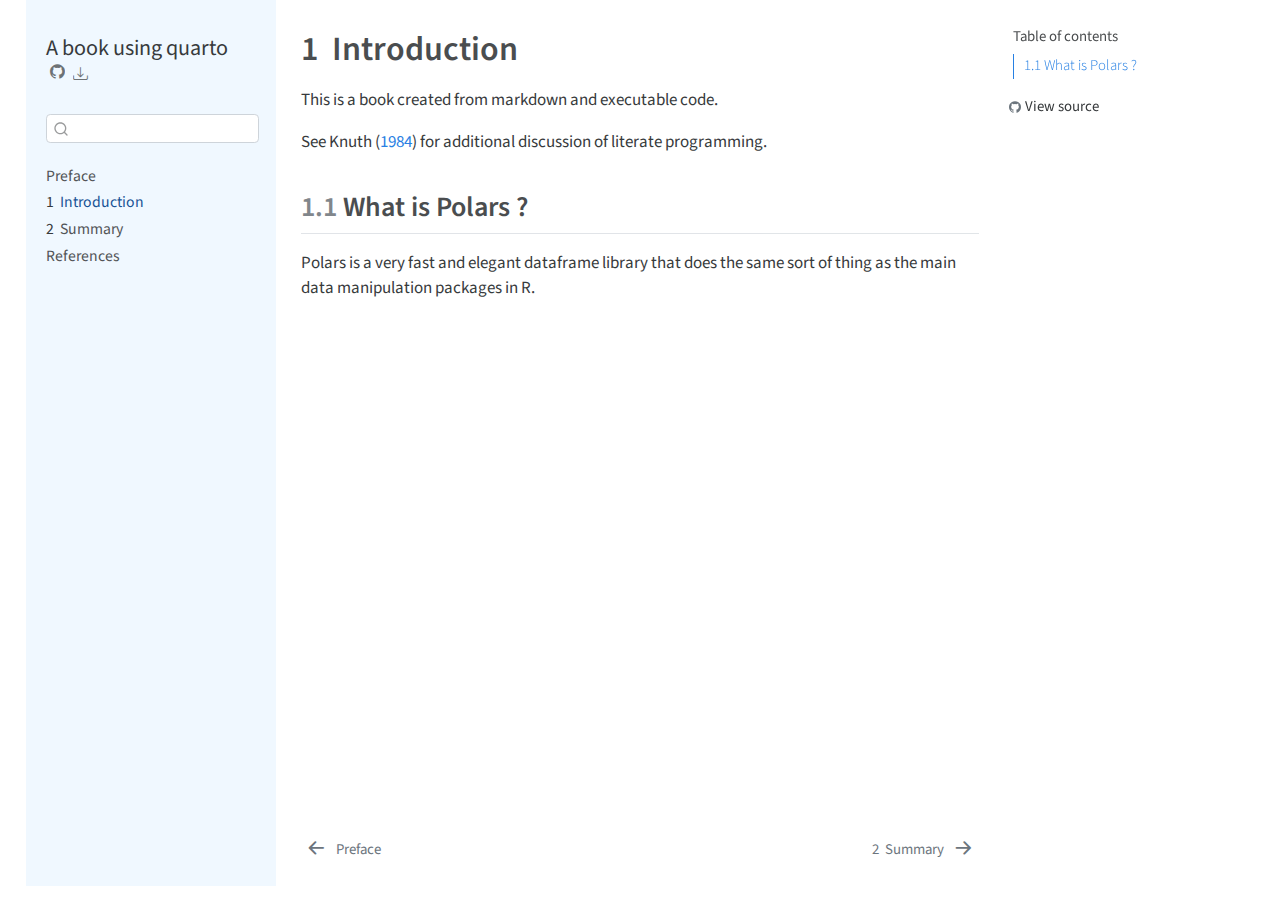
<file: intro.html>
<!DOCTYPE html>
<html xmlns="http://www.w3.org/1999/xhtml" lang="en" xml:lang="en"><head>

<meta charset="utf-8">
<meta name="generator" content="quarto-1.3.361">

<meta name="viewport" content="width=device-width, initial-scale=1.0, user-scalable=yes">


<title>A book using quarto - 1&nbsp; Introduction</title>
<style>
code{white-space: pre-wrap;}
span.smallcaps{font-variant: small-caps;}
div.columns{display: flex; gap: min(4vw, 1.5em);}
div.column{flex: auto; overflow-x: auto;}
div.hanging-indent{margin-left: 1.5em; text-indent: -1.5em;}
ul.task-list{list-style: none;}
ul.task-list li input[type="checkbox"] {
  width: 0.8em;
  margin: 0 0.8em 0.2em -1em; /* quarto-specific, see https://github.com/quarto-dev/quarto-cli/issues/4556 */ 
  vertical-align: middle;
}
/* CSS for citations */
div.csl-bib-body { }
div.csl-entry {
  clear: both;
}
.hanging-indent div.csl-entry {
  margin-left:2em;
  text-indent:-2em;
}
div.csl-left-margin {
  min-width:2em;
  float:left;
}
div.csl-right-inline {
  margin-left:2em;
  padding-left:1em;
}
div.csl-indent {
  margin-left: 2em;
}</style>


<script src="site_libs/quarto-nav/quarto-nav.js"></script>
<script src="site_libs/clipboard/clipboard.min.js"></script>
<script src="site_libs/quarto-search/autocomplete.umd.js"></script>
<script src="site_libs/quarto-search/fuse.min.js"></script>
<script src="site_libs/quarto-search/quarto-search.js"></script>
<meta name="quarto:offset" content="./">
<link href="./summary.html" rel="next">
<link href="./index.html" rel="prev">
<script src="site_libs/quarto-html/quarto.js"></script>
<script src="site_libs/quarto-html/popper.min.js"></script>
<script src="site_libs/quarto-html/tippy.umd.min.js"></script>
<script src="site_libs/quarto-html/anchor.min.js"></script>
<link href="site_libs/quarto-html/tippy.css" rel="stylesheet">
<link href="site_libs/quarto-html/quarto-syntax-highlighting.css" rel="stylesheet" id="quarto-text-highlighting-styles">
<script src="site_libs/bootstrap/bootstrap.min.js"></script>
<link href="site_libs/bootstrap/bootstrap-icons.css" rel="stylesheet">
<link href="site_libs/bootstrap/bootstrap.min.css" rel="stylesheet" id="quarto-bootstrap" data-mode="light">
<script id="quarto-search-options" type="application/json">{
  "location": "sidebar",
  "copy-button": false,
  "collapse-after": 3,
  "panel-placement": "start",
  "type": "textbox",
  "limit": 20,
  "language": {
    "search-no-results-text": "No results",
    "search-matching-documents-text": "matching documents",
    "search-copy-link-title": "Copy link to search",
    "search-hide-matches-text": "Hide additional matches",
    "search-more-match-text": "more match in this document",
    "search-more-matches-text": "more matches in this document",
    "search-clear-button-title": "Clear",
    "search-detached-cancel-button-title": "Cancel",
    "search-submit-button-title": "Submit",
    "search-label": "Search"
  }
}</script>


</head>

<body class="nav-sidebar floating">

<div id="quarto-search-results"></div>
  <header id="quarto-header" class="headroom fixed-top">
  <nav class="quarto-secondary-nav">
    <div class="container-fluid d-flex">
      <button type="button" class="quarto-btn-toggle btn" data-bs-toggle="collapse" data-bs-target="#quarto-sidebar,#quarto-sidebar-glass" aria-controls="quarto-sidebar" aria-expanded="false" aria-label="Toggle sidebar navigation" onclick="if (window.quartoToggleHeadroom) { window.quartoToggleHeadroom(); }">
        <i class="bi bi-layout-text-sidebar-reverse"></i>
      </button>
      <nav class="quarto-page-breadcrumbs" aria-label="breadcrumb"><ol class="breadcrumb"><li class="breadcrumb-item"><a href="./intro.html"><span class="chapter-number">1</span>&nbsp; <span class="chapter-title">Introduction</span></a></li></ol></nav>
      <a class="flex-grow-1" role="button" data-bs-toggle="collapse" data-bs-target="#quarto-sidebar,#quarto-sidebar-glass" aria-controls="quarto-sidebar" aria-expanded="false" aria-label="Toggle sidebar navigation" onclick="if (window.quartoToggleHeadroom) { window.quartoToggleHeadroom(); }">      
      </a>
      <button type="button" class="btn quarto-search-button" aria-label="" onclick="window.quartoOpenSearch();">
        <i class="bi bi-search"></i>
      </button>
    </div>
  </nav>
</header>
<!-- content -->
<div id="quarto-content" class="quarto-container page-columns page-rows-contents page-layout-article">
<!-- sidebar -->
  <nav id="quarto-sidebar" class="sidebar collapse collapse-horizontal sidebar-navigation floating overflow-auto">
    <div class="pt-lg-2 mt-2 text-left sidebar-header">
    <div class="sidebar-title mb-0 py-0">
      <a href="./">A book using quarto</a> 
        <div class="sidebar-tools-main">
    <a href="https://github.com/oojdoo/book-quarto" title="Source Code" class="quarto-navigation-tool px-1" aria-label="Source Code"><i class="bi bi-github"></i></a>
    <div class="dropdown">
      <a href="" title="Download" id="quarto-navigation-tool-dropdown-0" class="quarto-navigation-tool dropdown-toggle px-1" data-bs-toggle="dropdown" aria-expanded="false" aria-label="Download"><i class="bi bi-download"></i></a>
      <ul class="dropdown-menu" aria-labelledby="quarto-navigation-tool-dropdown-0">
          <li>
            <a class="dropdown-item sidebar-tools-main-item" href="./A-book-using-quarto.pdf">
              <i class="bi bi-bi-file-pdf pe-1"></i>
            Download PDF
            </a>
          </li>
          <li>
            <a class="dropdown-item sidebar-tools-main-item" href="./A-book-using-quarto.docx">
              <i class="bi bi-bi-file-word pe-1"></i>
            Download Docx
            </a>
          </li>
      </ul>
    </div>
</div>
    </div>
      </div>
        <div class="mt-2 flex-shrink-0 align-items-center">
        <div class="sidebar-search">
        <div id="quarto-search" class="" title="Search"></div>
        </div>
        </div>
    <div class="sidebar-menu-container"> 
    <ul class="list-unstyled mt-1">
        <li class="sidebar-item">
  <div class="sidebar-item-container"> 
  <a href="./index.html" class="sidebar-item-text sidebar-link">
 <span class="menu-text">Preface</span></a>
  </div>
</li>
        <li class="sidebar-item">
  <div class="sidebar-item-container"> 
  <a href="./intro.html" class="sidebar-item-text sidebar-link active">
 <span class="menu-text"><span class="chapter-number">1</span>&nbsp; <span class="chapter-title">Introduction</span></span></a>
  </div>
</li>
        <li class="sidebar-item">
  <div class="sidebar-item-container"> 
  <a href="./summary.html" class="sidebar-item-text sidebar-link">
 <span class="menu-text"><span class="chapter-number">2</span>&nbsp; <span class="chapter-title">Summary</span></span></a>
  </div>
</li>
        <li class="sidebar-item">
  <div class="sidebar-item-container"> 
  <a href="./references.html" class="sidebar-item-text sidebar-link">
 <span class="menu-text">References</span></a>
  </div>
</li>
    </ul>
    </div>
</nav>
<div id="quarto-sidebar-glass" data-bs-toggle="collapse" data-bs-target="#quarto-sidebar,#quarto-sidebar-glass"></div>
<!-- margin-sidebar -->
    <div id="quarto-margin-sidebar" class="sidebar margin-sidebar">
        <nav id="TOC" role="doc-toc" class="toc-active">
    <h2 id="toc-title">Table of contents</h2>
   
  <ul>
  <li><a href="#what-is-polars" id="toc-what-is-polars" class="nav-link active" data-scroll-target="#what-is-polars"><span class="header-section-number">1.1</span> What is Polars ?</a></li>
  </ul>
<div class="toc-actions"><div><i class="bi bi-github"></i></div><div class="action-links"><p><a href="https://github.com/oojdoo/book-quarto/blob/main/intro.qmd" class="toc-action">View source</a></p></div></div></nav>
    </div>
<!-- main -->
<main class="content" id="quarto-document-content">

<header id="title-block-header" class="quarto-title-block default">
<div class="quarto-title">
<h1 class="title"><span class="chapter-number">1</span>&nbsp; <span class="chapter-title">Introduction</span></h1>
</div>



<div class="quarto-title-meta">

    
  
    
  </div>
  

</header>

<p>This is a book created from markdown and executable code.</p>
<p>See <span class="citation" data-cites="knuth84">Knuth (<a href="references.html#ref-knuth84" role="doc-biblioref">1984</a>)</span> for additional discussion of literate programming.</p>
<section id="what-is-polars" class="level2" data-number="1.1">
<h2 data-number="1.1" class="anchored" data-anchor-id="what-is-polars"><span class="header-section-number">1.1</span> What is Polars ?</h2>
<p>Polars is a very fast and elegant dataframe library that does the same sort of thing as the main data manipulation packages in R.</p>


<div id="refs" class="references csl-bib-body hanging-indent" role="list" style="display: none">
<div id="ref-knuth84" class="csl-entry" role="listitem">
Knuth, Donald E. 1984. <span>“Literate Programming.”</span> <em>Comput. J.</em> 27 (2): 97–111. <a href="https://doi.org/10.1093/comjnl/27.2.97">https://doi.org/10.1093/comjnl/27.2.97</a>.
</div>
</div>
</section>

</main> <!-- /main -->
<script id="quarto-html-after-body" type="application/javascript">
window.document.addEventListener("DOMContentLoaded", function (event) {
  const toggleBodyColorMode = (bsSheetEl) => {
    const mode = bsSheetEl.getAttribute("data-mode");
    const bodyEl = window.document.querySelector("body");
    if (mode === "dark") {
      bodyEl.classList.add("quarto-dark");
      bodyEl.classList.remove("quarto-light");
    } else {
      bodyEl.classList.add("quarto-light");
      bodyEl.classList.remove("quarto-dark");
    }
  }
  const toggleBodyColorPrimary = () => {
    const bsSheetEl = window.document.querySelector("link#quarto-bootstrap");
    if (bsSheetEl) {
      toggleBodyColorMode(bsSheetEl);
    }
  }
  toggleBodyColorPrimary();  
  const icon = "";
  const anchorJS = new window.AnchorJS();
  anchorJS.options = {
    placement: 'right',
    icon: icon
  };
  anchorJS.add('.anchored');
  const isCodeAnnotation = (el) => {
    for (const clz of el.classList) {
      if (clz.startsWith('code-annotation-')) {                     
        return true;
      }
    }
    return false;
  }
  const clipboard = new window.ClipboardJS('.code-copy-button', {
    text: function(trigger) {
      const codeEl = trigger.previousElementSibling.cloneNode(true);
      for (const childEl of codeEl.children) {
        if (isCodeAnnotation(childEl)) {
          childEl.remove();
        }
      }
      return codeEl.innerText;
    }
  });
  clipboard.on('success', function(e) {
    // button target
    const button = e.trigger;
    // don't keep focus
    button.blur();
    // flash "checked"
    button.classList.add('code-copy-button-checked');
    var currentTitle = button.getAttribute("title");
    button.setAttribute("title", "Copied!");
    let tooltip;
    if (window.bootstrap) {
      button.setAttribute("data-bs-toggle", "tooltip");
      button.setAttribute("data-bs-placement", "left");
      button.setAttribute("data-bs-title", "Copied!");
      tooltip = new bootstrap.Tooltip(button, 
        { trigger: "manual", 
          customClass: "code-copy-button-tooltip",
          offset: [0, -8]});
      tooltip.show();    
    }
    setTimeout(function() {
      if (tooltip) {
        tooltip.hide();
        button.removeAttribute("data-bs-title");
        button.removeAttribute("data-bs-toggle");
        button.removeAttribute("data-bs-placement");
      }
      button.setAttribute("title", currentTitle);
      button.classList.remove('code-copy-button-checked');
    }, 1000);
    // clear code selection
    e.clearSelection();
  });
  function tippyHover(el, contentFn) {
    const config = {
      allowHTML: true,
      content: contentFn,
      maxWidth: 500,
      delay: 100,
      arrow: false,
      appendTo: function(el) {
          return el.parentElement;
      },
      interactive: true,
      interactiveBorder: 10,
      theme: 'quarto',
      placement: 'bottom-start'
    };
    window.tippy(el, config); 
  }
  const noterefs = window.document.querySelectorAll('a[role="doc-noteref"]');
  for (var i=0; i<noterefs.length; i++) {
    const ref = noterefs[i];
    tippyHover(ref, function() {
      // use id or data attribute instead here
      let href = ref.getAttribute('data-footnote-href') || ref.getAttribute('href');
      try { href = new URL(href).hash; } catch {}
      const id = href.replace(/^#\/?/, "");
      const note = window.document.getElementById(id);
      return note.innerHTML;
    });
  }
      let selectedAnnoteEl;
      const selectorForAnnotation = ( cell, annotation) => {
        let cellAttr = 'data-code-cell="' + cell + '"';
        let lineAttr = 'data-code-annotation="' +  annotation + '"';
        const selector = 'span[' + cellAttr + '][' + lineAttr + ']';
        return selector;
      }
      const selectCodeLines = (annoteEl) => {
        const doc = window.document;
        const targetCell = annoteEl.getAttribute("data-target-cell");
        const targetAnnotation = annoteEl.getAttribute("data-target-annotation");
        const annoteSpan = window.document.querySelector(selectorForAnnotation(targetCell, targetAnnotation));
        const lines = annoteSpan.getAttribute("data-code-lines").split(",");
        const lineIds = lines.map((line) => {
          return targetCell + "-" + line;
        })
        let top = null;
        let height = null;
        let parent = null;
        if (lineIds.length > 0) {
            //compute the position of the single el (top and bottom and make a div)
            const el = window.document.getElementById(lineIds[0]);
            top = el.offsetTop;
            height = el.offsetHeight;
            parent = el.parentElement.parentElement;
          if (lineIds.length > 1) {
            const lastEl = window.document.getElementById(lineIds[lineIds.length - 1]);
            const bottom = lastEl.offsetTop + lastEl.offsetHeight;
            height = bottom - top;
          }
          if (top !== null && height !== null && parent !== null) {
            // cook up a div (if necessary) and position it 
            let div = window.document.getElementById("code-annotation-line-highlight");
            if (div === null) {
              div = window.document.createElement("div");
              div.setAttribute("id", "code-annotation-line-highlight");
              div.style.position = 'absolute';
              parent.appendChild(div);
            }
            div.style.top = top - 2 + "px";
            div.style.height = height + 4 + "px";
            let gutterDiv = window.document.getElementById("code-annotation-line-highlight-gutter");
            if (gutterDiv === null) {
              gutterDiv = window.document.createElement("div");
              gutterDiv.setAttribute("id", "code-annotation-line-highlight-gutter");
              gutterDiv.style.position = 'absolute';
              const codeCell = window.document.getElementById(targetCell);
              const gutter = codeCell.querySelector('.code-annotation-gutter');
              gutter.appendChild(gutterDiv);
            }
            gutterDiv.style.top = top - 2 + "px";
            gutterDiv.style.height = height + 4 + "px";
          }
          selectedAnnoteEl = annoteEl;
        }
      };
      const unselectCodeLines = () => {
        const elementsIds = ["code-annotation-line-highlight", "code-annotation-line-highlight-gutter"];
        elementsIds.forEach((elId) => {
          const div = window.document.getElementById(elId);
          if (div) {
            div.remove();
          }
        });
        selectedAnnoteEl = undefined;
      };
      // Attach click handler to the DT
      const annoteDls = window.document.querySelectorAll('dt[data-target-cell]');
      for (const annoteDlNode of annoteDls) {
        annoteDlNode.addEventListener('click', (event) => {
          const clickedEl = event.target;
          if (clickedEl !== selectedAnnoteEl) {
            unselectCodeLines();
            const activeEl = window.document.querySelector('dt[data-target-cell].code-annotation-active');
            if (activeEl) {
              activeEl.classList.remove('code-annotation-active');
            }
            selectCodeLines(clickedEl);
            clickedEl.classList.add('code-annotation-active');
          } else {
            // Unselect the line
            unselectCodeLines();
            clickedEl.classList.remove('code-annotation-active');
          }
        });
      }
  const findCites = (el) => {
    const parentEl = el.parentElement;
    if (parentEl) {
      const cites = parentEl.dataset.cites;
      if (cites) {
        return {
          el,
          cites: cites.split(' ')
        };
      } else {
        return findCites(el.parentElement)
      }
    } else {
      return undefined;
    }
  };
  var bibliorefs = window.document.querySelectorAll('a[role="doc-biblioref"]');
  for (var i=0; i<bibliorefs.length; i++) {
    const ref = bibliorefs[i];
    const citeInfo = findCites(ref);
    if (citeInfo) {
      tippyHover(citeInfo.el, function() {
        var popup = window.document.createElement('div');
        citeInfo.cites.forEach(function(cite) {
          var citeDiv = window.document.createElement('div');
          citeDiv.classList.add('hanging-indent');
          citeDiv.classList.add('csl-entry');
          var biblioDiv = window.document.getElementById('ref-' + cite);
          if (biblioDiv) {
            citeDiv.innerHTML = biblioDiv.innerHTML;
          }
          popup.appendChild(citeDiv);
        });
        return popup.innerHTML;
      });
    }
  }
});
</script>
<nav class="page-navigation">
  <div class="nav-page nav-page-previous">
      <a href="./index.html" class="pagination-link">
        <i class="bi bi-arrow-left-short"></i> <span class="nav-page-text">Preface</span>
      </a>          
  </div>
  <div class="nav-page nav-page-next">
      <a href="./summary.html" class="pagination-link">
        <span class="nav-page-text"><span class="chapter-number">2</span>&nbsp; <span class="chapter-title">Summary</span></span> <i class="bi bi-arrow-right-short"></i>
      </a>
  </div>
</nav>
</div> <!-- /content -->



</body></html>
</file>
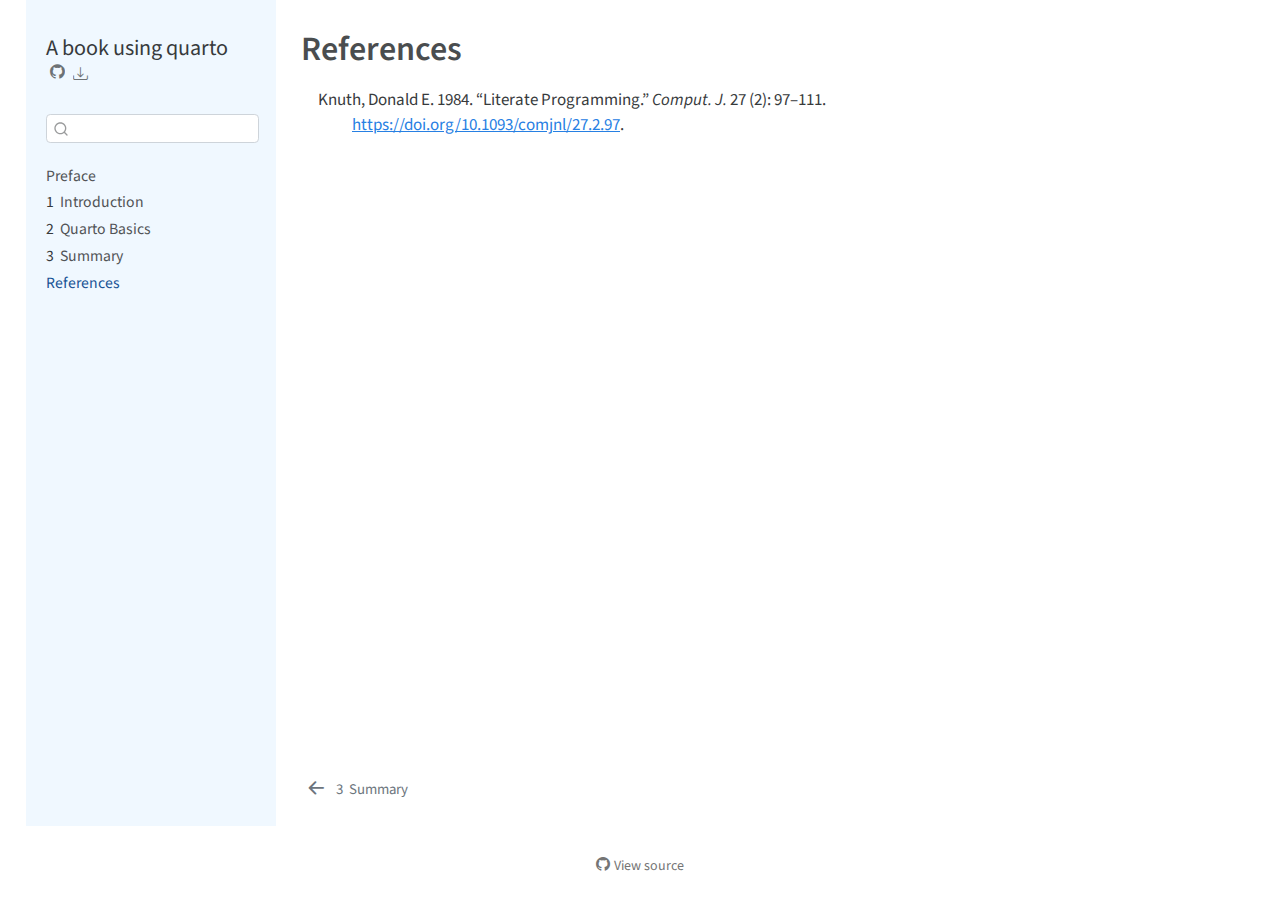
<file: references.html>
<!DOCTYPE html>
<html xmlns="http://www.w3.org/1999/xhtml" lang="en" xml:lang="en"><head>

<meta charset="utf-8">
<meta name="generator" content="quarto-1.3.361">

<meta name="viewport" content="width=device-width, initial-scale=1.0, user-scalable=yes">


<title>A book using quarto - References</title>
<style>
code{white-space: pre-wrap;}
span.smallcaps{font-variant: small-caps;}
div.columns{display: flex; gap: min(4vw, 1.5em);}
div.column{flex: auto; overflow-x: auto;}
div.hanging-indent{margin-left: 1.5em; text-indent: -1.5em;}
ul.task-list{list-style: none;}
ul.task-list li input[type="checkbox"] {
  width: 0.8em;
  margin: 0 0.8em 0.2em -1em; /* quarto-specific, see https://github.com/quarto-dev/quarto-cli/issues/4556 */ 
  vertical-align: middle;
}
/* CSS for citations */
div.csl-bib-body { }
div.csl-entry {
  clear: both;
}
.hanging-indent div.csl-entry {
  margin-left:2em;
  text-indent:-2em;
}
div.csl-left-margin {
  min-width:2em;
  float:left;
}
div.csl-right-inline {
  margin-left:2em;
  padding-left:1em;
}
div.csl-indent {
  margin-left: 2em;
}</style>


<script src="site_libs/quarto-nav/quarto-nav.js"></script>
<script src="site_libs/clipboard/clipboard.min.js"></script>
<script src="site_libs/quarto-search/autocomplete.umd.js"></script>
<script src="site_libs/quarto-search/fuse.min.js"></script>
<script src="site_libs/quarto-search/quarto-search.js"></script>
<meta name="quarto:offset" content="./">
<link href="./summary.html" rel="prev">
<script src="site_libs/quarto-html/quarto.js"></script>
<script src="site_libs/quarto-html/popper.min.js"></script>
<script src="site_libs/quarto-html/tippy.umd.min.js"></script>
<script src="site_libs/quarto-html/anchor.min.js"></script>
<link href="site_libs/quarto-html/tippy.css" rel="stylesheet">
<link href="site_libs/quarto-html/quarto-syntax-highlighting.css" rel="stylesheet" id="quarto-text-highlighting-styles">
<script src="site_libs/bootstrap/bootstrap.min.js"></script>
<link href="site_libs/bootstrap/bootstrap-icons.css" rel="stylesheet">
<link href="site_libs/bootstrap/bootstrap.min.css" rel="stylesheet" id="quarto-bootstrap" data-mode="light">
<script id="quarto-search-options" type="application/json">{
  "location": "sidebar",
  "copy-button": false,
  "collapse-after": 3,
  "panel-placement": "start",
  "type": "textbox",
  "limit": 20,
  "language": {
    "search-no-results-text": "No results",
    "search-matching-documents-text": "matching documents",
    "search-copy-link-title": "Copy link to search",
    "search-hide-matches-text": "Hide additional matches",
    "search-more-match-text": "more match in this document",
    "search-more-matches-text": "more matches in this document",
    "search-clear-button-title": "Clear",
    "search-detached-cancel-button-title": "Cancel",
    "search-submit-button-title": "Submit",
    "search-label": "Search"
  }
}</script>


</head>

<body class="nav-sidebar floating">

<div id="quarto-search-results"></div>
  <header id="quarto-header" class="headroom fixed-top">
  <nav class="quarto-secondary-nav">
    <div class="container-fluid d-flex">
      <button type="button" class="quarto-btn-toggle btn" data-bs-toggle="collapse" data-bs-target="#quarto-sidebar,#quarto-sidebar-glass" aria-controls="quarto-sidebar" aria-expanded="false" aria-label="Toggle sidebar navigation" onclick="if (window.quartoToggleHeadroom) { window.quartoToggleHeadroom(); }">
        <i class="bi bi-layout-text-sidebar-reverse"></i>
      </button>
      <nav class="quarto-page-breadcrumbs" aria-label="breadcrumb"><ol class="breadcrumb"><li class="breadcrumb-item"><a href="./references.html">References</a></li></ol></nav>
      <a class="flex-grow-1" role="button" data-bs-toggle="collapse" data-bs-target="#quarto-sidebar,#quarto-sidebar-glass" aria-controls="quarto-sidebar" aria-expanded="false" aria-label="Toggle sidebar navigation" onclick="if (window.quartoToggleHeadroom) { window.quartoToggleHeadroom(); }">      
      </a>
      <button type="button" class="btn quarto-search-button" aria-label="" onclick="window.quartoOpenSearch();">
        <i class="bi bi-search"></i>
      </button>
    </div>
  </nav>
</header>
<!-- content -->
<div id="quarto-content" class="quarto-container page-columns page-rows-contents page-layout-article">
<!-- sidebar -->
  <nav id="quarto-sidebar" class="sidebar collapse collapse-horizontal sidebar-navigation floating overflow-auto">
    <div class="pt-lg-2 mt-2 text-left sidebar-header">
    <div class="sidebar-title mb-0 py-0">
      <a href="./">A book using quarto</a> 
        <div class="sidebar-tools-main">
    <a href="https://github.com/oojdoo/book-quarto" title="Source Code" class="quarto-navigation-tool px-1" aria-label="Source Code"><i class="bi bi-github"></i></a>
    <div class="dropdown">
      <a href="" title="Download" id="quarto-navigation-tool-dropdown-0" class="quarto-navigation-tool dropdown-toggle px-1" data-bs-toggle="dropdown" aria-expanded="false" aria-label="Download"><i class="bi bi-download"></i></a>
      <ul class="dropdown-menu" aria-labelledby="quarto-navigation-tool-dropdown-0">
          <li>
            <a class="dropdown-item sidebar-tools-main-item" href="./A-book-using-quarto.pdf">
              <i class="bi bi-bi-file-pdf pe-1"></i>
            Download PDF
            </a>
          </li>
          <li>
            <a class="dropdown-item sidebar-tools-main-item" href="./A-book-using-quarto.docx">
              <i class="bi bi-bi-file-word pe-1"></i>
            Download Docx
            </a>
          </li>
      </ul>
    </div>
</div>
    </div>
      </div>
        <div class="mt-2 flex-shrink-0 align-items-center">
        <div class="sidebar-search">
        <div id="quarto-search" class="" title="Search"></div>
        </div>
        </div>
    <div class="sidebar-menu-container"> 
    <ul class="list-unstyled mt-1">
        <li class="sidebar-item">
  <div class="sidebar-item-container"> 
  <a href="./index.html" class="sidebar-item-text sidebar-link">
 <span class="menu-text">Preface</span></a>
  </div>
</li>
        <li class="sidebar-item">
  <div class="sidebar-item-container"> 
  <a href="./intro.html" class="sidebar-item-text sidebar-link">
 <span class="menu-text"><span class="chapter-number">1</span>&nbsp; <span class="chapter-title">Introduction</span></span></a>
  </div>
</li>
        <li class="sidebar-item">
  <div class="sidebar-item-container"> 
  <a href="./graphiques.html" class="sidebar-item-text sidebar-link">
 <span class="menu-text"><span class="chapter-number">2</span>&nbsp; <span class="chapter-title">Quarto Basics</span></span></a>
  </div>
</li>
        <li class="sidebar-item">
  <div class="sidebar-item-container"> 
  <a href="./summary.html" class="sidebar-item-text sidebar-link">
 <span class="menu-text"><span class="chapter-number">3</span>&nbsp; <span class="chapter-title">Summary</span></span></a>
  </div>
</li>
        <li class="sidebar-item">
  <div class="sidebar-item-container"> 
  <a href="./references.html" class="sidebar-item-text sidebar-link active">
 <span class="menu-text">References</span></a>
  </div>
</li>
    </ul>
    </div>
</nav>
<div id="quarto-sidebar-glass" data-bs-toggle="collapse" data-bs-target="#quarto-sidebar,#quarto-sidebar-glass"></div>
<!-- margin-sidebar -->
    <div id="quarto-margin-sidebar" class="sidebar margin-sidebar">
        
    </div>
<!-- main -->
<main class="content" id="quarto-document-content">

<header id="title-block-header" class="quarto-title-block default">
<div class="quarto-title">
<h1 class="title">References</h1>
</div>



<div class="quarto-title-meta">

    
  
    
  </div>
  

</header>

<div id="refs" class="references csl-bib-body hanging-indent" role="list">
<div id="ref-knuth84" class="csl-entry" role="listitem">
Knuth, Donald E. 1984. <span>“Literate Programming.”</span> <em>Comput.
J.</em> 27 (2): 97–111. <a href="https://doi.org/10.1093/comjnl/27.2.97">https://doi.org/10.1093/comjnl/27.2.97</a>.
</div>
</div>



</main> <!-- /main -->
<script id="quarto-html-after-body" type="application/javascript">
window.document.addEventListener("DOMContentLoaded", function (event) {
  const toggleBodyColorMode = (bsSheetEl) => {
    const mode = bsSheetEl.getAttribute("data-mode");
    const bodyEl = window.document.querySelector("body");
    if (mode === "dark") {
      bodyEl.classList.add("quarto-dark");
      bodyEl.classList.remove("quarto-light");
    } else {
      bodyEl.classList.add("quarto-light");
      bodyEl.classList.remove("quarto-dark");
    }
  }
  const toggleBodyColorPrimary = () => {
    const bsSheetEl = window.document.querySelector("link#quarto-bootstrap");
    if (bsSheetEl) {
      toggleBodyColorMode(bsSheetEl);
    }
  }
  toggleBodyColorPrimary();  
  const icon = "";
  const anchorJS = new window.AnchorJS();
  anchorJS.options = {
    placement: 'right',
    icon: icon
  };
  anchorJS.add('.anchored');
  const isCodeAnnotation = (el) => {
    for (const clz of el.classList) {
      if (clz.startsWith('code-annotation-')) {                     
        return true;
      }
    }
    return false;
  }
  const clipboard = new window.ClipboardJS('.code-copy-button', {
    text: function(trigger) {
      const codeEl = trigger.previousElementSibling.cloneNode(true);
      for (const childEl of codeEl.children) {
        if (isCodeAnnotation(childEl)) {
          childEl.remove();
        }
      }
      return codeEl.innerText;
    }
  });
  clipboard.on('success', function(e) {
    // button target
    const button = e.trigger;
    // don't keep focus
    button.blur();
    // flash "checked"
    button.classList.add('code-copy-button-checked');
    var currentTitle = button.getAttribute("title");
    button.setAttribute("title", "Copied!");
    let tooltip;
    if (window.bootstrap) {
      button.setAttribute("data-bs-toggle", "tooltip");
      button.setAttribute("data-bs-placement", "left");
      button.setAttribute("data-bs-title", "Copied!");
      tooltip = new bootstrap.Tooltip(button, 
        { trigger: "manual", 
          customClass: "code-copy-button-tooltip",
          offset: [0, -8]});
      tooltip.show();    
    }
    setTimeout(function() {
      if (tooltip) {
        tooltip.hide();
        button.removeAttribute("data-bs-title");
        button.removeAttribute("data-bs-toggle");
        button.removeAttribute("data-bs-placement");
      }
      button.setAttribute("title", currentTitle);
      button.classList.remove('code-copy-button-checked');
    }, 1000);
    // clear code selection
    e.clearSelection();
  });
  function tippyHover(el, contentFn) {
    const config = {
      allowHTML: true,
      content: contentFn,
      maxWidth: 500,
      delay: 100,
      arrow: false,
      appendTo: function(el) {
          return el.parentElement;
      },
      interactive: true,
      interactiveBorder: 10,
      theme: 'quarto',
      placement: 'bottom-start'
    };
    window.tippy(el, config); 
  }
  const noterefs = window.document.querySelectorAll('a[role="doc-noteref"]');
  for (var i=0; i<noterefs.length; i++) {
    const ref = noterefs[i];
    tippyHover(ref, function() {
      // use id or data attribute instead here
      let href = ref.getAttribute('data-footnote-href') || ref.getAttribute('href');
      try { href = new URL(href).hash; } catch {}
      const id = href.replace(/^#\/?/, "");
      const note = window.document.getElementById(id);
      return note.innerHTML;
    });
  }
      let selectedAnnoteEl;
      const selectorForAnnotation = ( cell, annotation) => {
        let cellAttr = 'data-code-cell="' + cell + '"';
        let lineAttr = 'data-code-annotation="' +  annotation + '"';
        const selector = 'span[' + cellAttr + '][' + lineAttr + ']';
        return selector;
      }
      const selectCodeLines = (annoteEl) => {
        const doc = window.document;
        const targetCell = annoteEl.getAttribute("data-target-cell");
        const targetAnnotation = annoteEl.getAttribute("data-target-annotation");
        const annoteSpan = window.document.querySelector(selectorForAnnotation(targetCell, targetAnnotation));
        const lines = annoteSpan.getAttribute("data-code-lines").split(",");
        const lineIds = lines.map((line) => {
          return targetCell + "-" + line;
        })
        let top = null;
        let height = null;
        let parent = null;
        if (lineIds.length > 0) {
            //compute the position of the single el (top and bottom and make a div)
            const el = window.document.getElementById(lineIds[0]);
            top = el.offsetTop;
            height = el.offsetHeight;
            parent = el.parentElement.parentElement;
          if (lineIds.length > 1) {
            const lastEl = window.document.getElementById(lineIds[lineIds.length - 1]);
            const bottom = lastEl.offsetTop + lastEl.offsetHeight;
            height = bottom - top;
          }
          if (top !== null && height !== null && parent !== null) {
            // cook up a div (if necessary) and position it 
            let div = window.document.getElementById("code-annotation-line-highlight");
            if (div === null) {
              div = window.document.createElement("div");
              div.setAttribute("id", "code-annotation-line-highlight");
              div.style.position = 'absolute';
              parent.appendChild(div);
            }
            div.style.top = top - 2 + "px";
            div.style.height = height + 4 + "px";
            let gutterDiv = window.document.getElementById("code-annotation-line-highlight-gutter");
            if (gutterDiv === null) {
              gutterDiv = window.document.createElement("div");
              gutterDiv.setAttribute("id", "code-annotation-line-highlight-gutter");
              gutterDiv.style.position = 'absolute';
              const codeCell = window.document.getElementById(targetCell);
              const gutter = codeCell.querySelector('.code-annotation-gutter');
              gutter.appendChild(gutterDiv);
            }
            gutterDiv.style.top = top - 2 + "px";
            gutterDiv.style.height = height + 4 + "px";
          }
          selectedAnnoteEl = annoteEl;
        }
      };
      const unselectCodeLines = () => {
        const elementsIds = ["code-annotation-line-highlight", "code-annotation-line-highlight-gutter"];
        elementsIds.forEach((elId) => {
          const div = window.document.getElementById(elId);
          if (div) {
            div.remove();
          }
        });
        selectedAnnoteEl = undefined;
      };
      // Attach click handler to the DT
      const annoteDls = window.document.querySelectorAll('dt[data-target-cell]');
      for (const annoteDlNode of annoteDls) {
        annoteDlNode.addEventListener('click', (event) => {
          const clickedEl = event.target;
          if (clickedEl !== selectedAnnoteEl) {
            unselectCodeLines();
            const activeEl = window.document.querySelector('dt[data-target-cell].code-annotation-active');
            if (activeEl) {
              activeEl.classList.remove('code-annotation-active');
            }
            selectCodeLines(clickedEl);
            clickedEl.classList.add('code-annotation-active');
          } else {
            // Unselect the line
            unselectCodeLines();
            clickedEl.classList.remove('code-annotation-active');
          }
        });
      }
  const findCites = (el) => {
    const parentEl = el.parentElement;
    if (parentEl) {
      const cites = parentEl.dataset.cites;
      if (cites) {
        return {
          el,
          cites: cites.split(' ')
        };
      } else {
        return findCites(el.parentElement)
      }
    } else {
      return undefined;
    }
  };
  var bibliorefs = window.document.querySelectorAll('a[role="doc-biblioref"]');
  for (var i=0; i<bibliorefs.length; i++) {
    const ref = bibliorefs[i];
    const citeInfo = findCites(ref);
    if (citeInfo) {
      tippyHover(citeInfo.el, function() {
        var popup = window.document.createElement('div');
        citeInfo.cites.forEach(function(cite) {
          var citeDiv = window.document.createElement('div');
          citeDiv.classList.add('hanging-indent');
          citeDiv.classList.add('csl-entry');
          var biblioDiv = window.document.getElementById('ref-' + cite);
          if (biblioDiv) {
            citeDiv.innerHTML = biblioDiv.innerHTML;
          }
          popup.appendChild(citeDiv);
        });
        return popup.innerHTML;
      });
    }
  }
});
</script>
<nav class="page-navigation">
  <div class="nav-page nav-page-previous">
      <a href="./summary.html" class="pagination-link">
        <i class="bi bi-arrow-left-short"></i> <span class="nav-page-text"><span class="chapter-number">3</span>&nbsp; <span class="chapter-title">Summary</span></span>
      </a>          
  </div>
  <div class="nav-page nav-page-next">
  </div>
</nav>
</div> <!-- /content -->



<footer class="footer"><div class="nav-footer"><div class="nav-footer-center"><div class="toc-actions"><div><i class="bi bi-github"></i></div><div class="action-links"><p><a href="https://github.com/oojdoo/book-quarto/blob/main/references.qmd" class="toc-action">View source</a></p></div></div></div></div></footer></body></html>
</file>
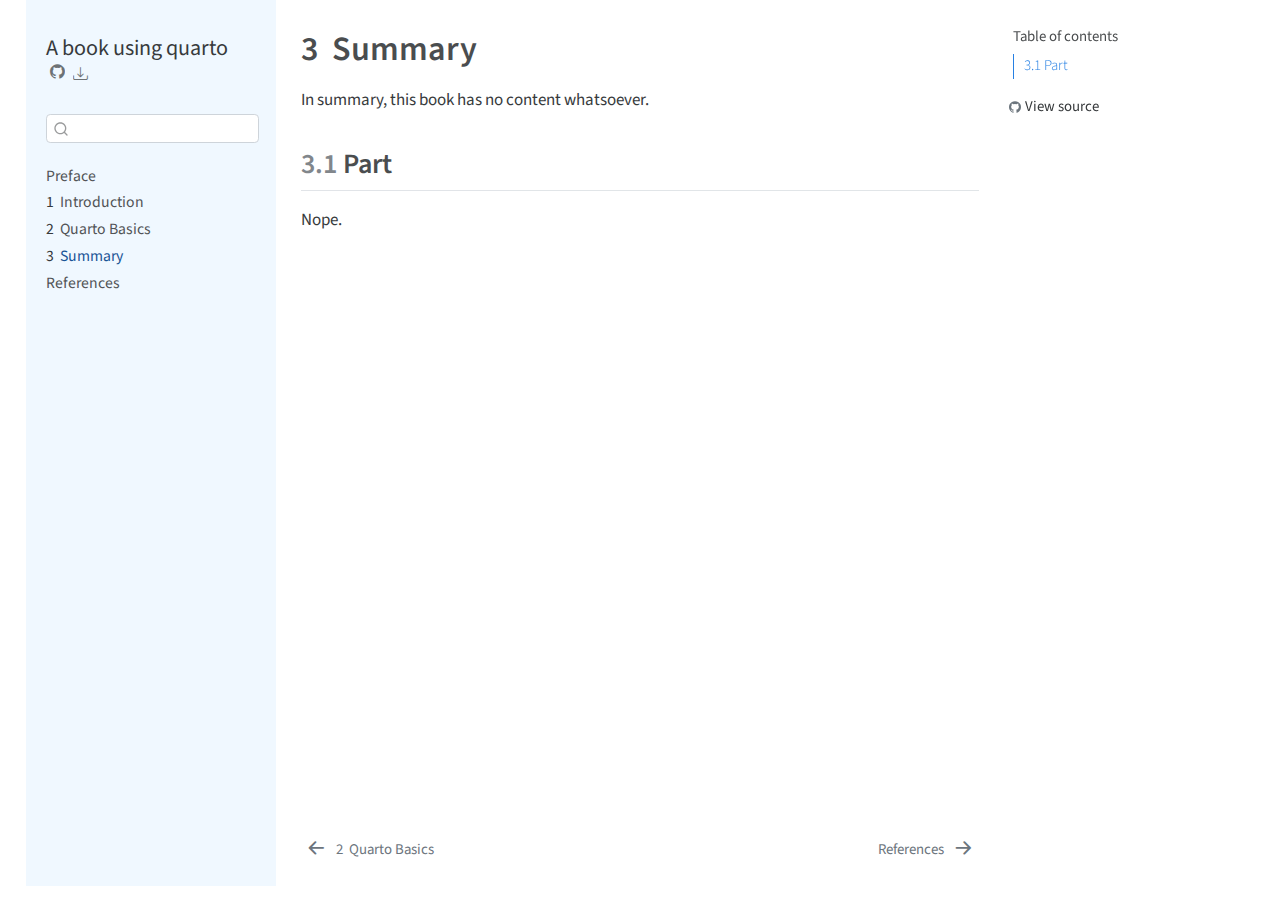
<file: summary.html>
<!DOCTYPE html>
<html xmlns="http://www.w3.org/1999/xhtml" lang="en" xml:lang="en"><head>

<meta charset="utf-8">
<meta name="generator" content="quarto-1.3.361">

<meta name="viewport" content="width=device-width, initial-scale=1.0, user-scalable=yes">


<title>A book using quarto - 3&nbsp; Summary</title>
<style>
code{white-space: pre-wrap;}
span.smallcaps{font-variant: small-caps;}
div.columns{display: flex; gap: min(4vw, 1.5em);}
div.column{flex: auto; overflow-x: auto;}
div.hanging-indent{margin-left: 1.5em; text-indent: -1.5em;}
ul.task-list{list-style: none;}
ul.task-list li input[type="checkbox"] {
  width: 0.8em;
  margin: 0 0.8em 0.2em -1em; /* quarto-specific, see https://github.com/quarto-dev/quarto-cli/issues/4556 */ 
  vertical-align: middle;
}
</style>


<script src="site_libs/quarto-nav/quarto-nav.js"></script>
<script src="site_libs/clipboard/clipboard.min.js"></script>
<script src="site_libs/quarto-search/autocomplete.umd.js"></script>
<script src="site_libs/quarto-search/fuse.min.js"></script>
<script src="site_libs/quarto-search/quarto-search.js"></script>
<meta name="quarto:offset" content="./">
<link href="./references.html" rel="next">
<link href="./graphiques.html" rel="prev">
<script src="site_libs/quarto-html/quarto.js"></script>
<script src="site_libs/quarto-html/popper.min.js"></script>
<script src="site_libs/quarto-html/tippy.umd.min.js"></script>
<script src="site_libs/quarto-html/anchor.min.js"></script>
<link href="site_libs/quarto-html/tippy.css" rel="stylesheet">
<link href="site_libs/quarto-html/quarto-syntax-highlighting.css" rel="stylesheet" id="quarto-text-highlighting-styles">
<script src="site_libs/bootstrap/bootstrap.min.js"></script>
<link href="site_libs/bootstrap/bootstrap-icons.css" rel="stylesheet">
<link href="site_libs/bootstrap/bootstrap.min.css" rel="stylesheet" id="quarto-bootstrap" data-mode="light">
<script id="quarto-search-options" type="application/json">{
  "location": "sidebar",
  "copy-button": false,
  "collapse-after": 3,
  "panel-placement": "start",
  "type": "textbox",
  "limit": 20,
  "language": {
    "search-no-results-text": "No results",
    "search-matching-documents-text": "matching documents",
    "search-copy-link-title": "Copy link to search",
    "search-hide-matches-text": "Hide additional matches",
    "search-more-match-text": "more match in this document",
    "search-more-matches-text": "more matches in this document",
    "search-clear-button-title": "Clear",
    "search-detached-cancel-button-title": "Cancel",
    "search-submit-button-title": "Submit",
    "search-label": "Search"
  }
}</script>


</head>

<body class="nav-sidebar floating">

<div id="quarto-search-results"></div>
  <header id="quarto-header" class="headroom fixed-top">
  <nav class="quarto-secondary-nav">
    <div class="container-fluid d-flex">
      <button type="button" class="quarto-btn-toggle btn" data-bs-toggle="collapse" data-bs-target="#quarto-sidebar,#quarto-sidebar-glass" aria-controls="quarto-sidebar" aria-expanded="false" aria-label="Toggle sidebar navigation" onclick="if (window.quartoToggleHeadroom) { window.quartoToggleHeadroom(); }">
        <i class="bi bi-layout-text-sidebar-reverse"></i>
      </button>
      <nav class="quarto-page-breadcrumbs" aria-label="breadcrumb"><ol class="breadcrumb"><li class="breadcrumb-item"><a href="./summary.html"><span class="chapter-number">3</span>&nbsp; <span class="chapter-title">Summary</span></a></li></ol></nav>
      <a class="flex-grow-1" role="button" data-bs-toggle="collapse" data-bs-target="#quarto-sidebar,#quarto-sidebar-glass" aria-controls="quarto-sidebar" aria-expanded="false" aria-label="Toggle sidebar navigation" onclick="if (window.quartoToggleHeadroom) { window.quartoToggleHeadroom(); }">      
      </a>
      <button type="button" class="btn quarto-search-button" aria-label="" onclick="window.quartoOpenSearch();">
        <i class="bi bi-search"></i>
      </button>
    </div>
  </nav>
</header>
<!-- content -->
<div id="quarto-content" class="quarto-container page-columns page-rows-contents page-layout-article">
<!-- sidebar -->
  <nav id="quarto-sidebar" class="sidebar collapse collapse-horizontal sidebar-navigation floating overflow-auto">
    <div class="pt-lg-2 mt-2 text-left sidebar-header">
    <div class="sidebar-title mb-0 py-0">
      <a href="./">A book using quarto</a> 
        <div class="sidebar-tools-main">
    <a href="https://github.com/oojdoo/book-quarto" title="Source Code" class="quarto-navigation-tool px-1" aria-label="Source Code"><i class="bi bi-github"></i></a>
    <div class="dropdown">
      <a href="" title="Download" id="quarto-navigation-tool-dropdown-0" class="quarto-navigation-tool dropdown-toggle px-1" data-bs-toggle="dropdown" aria-expanded="false" aria-label="Download"><i class="bi bi-download"></i></a>
      <ul class="dropdown-menu" aria-labelledby="quarto-navigation-tool-dropdown-0">
          <li>
            <a class="dropdown-item sidebar-tools-main-item" href="./A-book-using-quarto.pdf">
              <i class="bi bi-bi-file-pdf pe-1"></i>
            Download PDF
            </a>
          </li>
          <li>
            <a class="dropdown-item sidebar-tools-main-item" href="./A-book-using-quarto.docx">
              <i class="bi bi-bi-file-word pe-1"></i>
            Download Docx
            </a>
          </li>
      </ul>
    </div>
</div>
    </div>
      </div>
        <div class="mt-2 flex-shrink-0 align-items-center">
        <div class="sidebar-search">
        <div id="quarto-search" class="" title="Search"></div>
        </div>
        </div>
    <div class="sidebar-menu-container"> 
    <ul class="list-unstyled mt-1">
        <li class="sidebar-item">
  <div class="sidebar-item-container"> 
  <a href="./index.html" class="sidebar-item-text sidebar-link">
 <span class="menu-text">Preface</span></a>
  </div>
</li>
        <li class="sidebar-item">
  <div class="sidebar-item-container"> 
  <a href="./intro.html" class="sidebar-item-text sidebar-link">
 <span class="menu-text"><span class="chapter-number">1</span>&nbsp; <span class="chapter-title">Introduction</span></span></a>
  </div>
</li>
        <li class="sidebar-item">
  <div class="sidebar-item-container"> 
  <a href="./graphiques.html" class="sidebar-item-text sidebar-link">
 <span class="menu-text"><span class="chapter-number">2</span>&nbsp; <span class="chapter-title">Quarto Basics</span></span></a>
  </div>
</li>
        <li class="sidebar-item">
  <div class="sidebar-item-container"> 
  <a href="./summary.html" class="sidebar-item-text sidebar-link active">
 <span class="menu-text"><span class="chapter-number">3</span>&nbsp; <span class="chapter-title">Summary</span></span></a>
  </div>
</li>
        <li class="sidebar-item">
  <div class="sidebar-item-container"> 
  <a href="./references.html" class="sidebar-item-text sidebar-link">
 <span class="menu-text">References</span></a>
  </div>
</li>
    </ul>
    </div>
</nav>
<div id="quarto-sidebar-glass" data-bs-toggle="collapse" data-bs-target="#quarto-sidebar,#quarto-sidebar-glass"></div>
<!-- margin-sidebar -->
    <div id="quarto-margin-sidebar" class="sidebar margin-sidebar">
        <nav id="TOC" role="doc-toc" class="toc-active">
    <h2 id="toc-title">Table of contents</h2>
   
  <ul>
  <li><a href="#part" id="toc-part" class="nav-link active" data-scroll-target="#part"><span class="header-section-number">3.1</span> Part</a></li>
  </ul>
<div class="toc-actions"><div><i class="bi bi-github"></i></div><div class="action-links"><p><a href="https://github.com/oojdoo/book-quarto/blob/main/summary.qmd" class="toc-action">View source</a></p></div></div></nav>
    </div>
<!-- main -->
<main class="content" id="quarto-document-content">

<header id="title-block-header" class="quarto-title-block default">
<div class="quarto-title">
<h1 class="title"><span class="chapter-number">3</span>&nbsp; <span class="chapter-title">Summary</span></h1>
</div>



<div class="quarto-title-meta">

    
  
    
  </div>
  

</header>

<p>In summary, this book has no content whatsoever.</p>
<section id="part" class="level2" data-number="3.1">
<h2 data-number="3.1" class="anchored" data-anchor-id="part"><span class="header-section-number">3.1</span> Part</h2>
<p>Nope.</p>


</section>

</main> <!-- /main -->
<script id="quarto-html-after-body" type="application/javascript">
window.document.addEventListener("DOMContentLoaded", function (event) {
  const toggleBodyColorMode = (bsSheetEl) => {
    const mode = bsSheetEl.getAttribute("data-mode");
    const bodyEl = window.document.querySelector("body");
    if (mode === "dark") {
      bodyEl.classList.add("quarto-dark");
      bodyEl.classList.remove("quarto-light");
    } else {
      bodyEl.classList.add("quarto-light");
      bodyEl.classList.remove("quarto-dark");
    }
  }
  const toggleBodyColorPrimary = () => {
    const bsSheetEl = window.document.querySelector("link#quarto-bootstrap");
    if (bsSheetEl) {
      toggleBodyColorMode(bsSheetEl);
    }
  }
  toggleBodyColorPrimary();  
  const icon = "";
  const anchorJS = new window.AnchorJS();
  anchorJS.options = {
    placement: 'right',
    icon: icon
  };
  anchorJS.add('.anchored');
  const isCodeAnnotation = (el) => {
    for (const clz of el.classList) {
      if (clz.startsWith('code-annotation-')) {                     
        return true;
      }
    }
    return false;
  }
  const clipboard = new window.ClipboardJS('.code-copy-button', {
    text: function(trigger) {
      const codeEl = trigger.previousElementSibling.cloneNode(true);
      for (const childEl of codeEl.children) {
        if (isCodeAnnotation(childEl)) {
          childEl.remove();
        }
      }
      return codeEl.innerText;
    }
  });
  clipboard.on('success', function(e) {
    // button target
    const button = e.trigger;
    // don't keep focus
    button.blur();
    // flash "checked"
    button.classList.add('code-copy-button-checked');
    var currentTitle = button.getAttribute("title");
    button.setAttribute("title", "Copied!");
    let tooltip;
    if (window.bootstrap) {
      button.setAttribute("data-bs-toggle", "tooltip");
      button.setAttribute("data-bs-placement", "left");
      button.setAttribute("data-bs-title", "Copied!");
      tooltip = new bootstrap.Tooltip(button, 
        { trigger: "manual", 
          customClass: "code-copy-button-tooltip",
          offset: [0, -8]});
      tooltip.show();    
    }
    setTimeout(function() {
      if (tooltip) {
        tooltip.hide();
        button.removeAttribute("data-bs-title");
        button.removeAttribute("data-bs-toggle");
        button.removeAttribute("data-bs-placement");
      }
      button.setAttribute("title", currentTitle);
      button.classList.remove('code-copy-button-checked');
    }, 1000);
    // clear code selection
    e.clearSelection();
  });
  function tippyHover(el, contentFn) {
    const config = {
      allowHTML: true,
      content: contentFn,
      maxWidth: 500,
      delay: 100,
      arrow: false,
      appendTo: function(el) {
          return el.parentElement;
      },
      interactive: true,
      interactiveBorder: 10,
      theme: 'quarto',
      placement: 'bottom-start'
    };
    window.tippy(el, config); 
  }
  const noterefs = window.document.querySelectorAll('a[role="doc-noteref"]');
  for (var i=0; i<noterefs.length; i++) {
    const ref = noterefs[i];
    tippyHover(ref, function() {
      // use id or data attribute instead here
      let href = ref.getAttribute('data-footnote-href') || ref.getAttribute('href');
      try { href = new URL(href).hash; } catch {}
      const id = href.replace(/^#\/?/, "");
      const note = window.document.getElementById(id);
      return note.innerHTML;
    });
  }
      let selectedAnnoteEl;
      const selectorForAnnotation = ( cell, annotation) => {
        let cellAttr = 'data-code-cell="' + cell + '"';
        let lineAttr = 'data-code-annotation="' +  annotation + '"';
        const selector = 'span[' + cellAttr + '][' + lineAttr + ']';
        return selector;
      }
      const selectCodeLines = (annoteEl) => {
        const doc = window.document;
        const targetCell = annoteEl.getAttribute("data-target-cell");
        const targetAnnotation = annoteEl.getAttribute("data-target-annotation");
        const annoteSpan = window.document.querySelector(selectorForAnnotation(targetCell, targetAnnotation));
        const lines = annoteSpan.getAttribute("data-code-lines").split(",");
        const lineIds = lines.map((line) => {
          return targetCell + "-" + line;
        })
        let top = null;
        let height = null;
        let parent = null;
        if (lineIds.length > 0) {
            //compute the position of the single el (top and bottom and make a div)
            const el = window.document.getElementById(lineIds[0]);
            top = el.offsetTop;
            height = el.offsetHeight;
            parent = el.parentElement.parentElement;
          if (lineIds.length > 1) {
            const lastEl = window.document.getElementById(lineIds[lineIds.length - 1]);
            const bottom = lastEl.offsetTop + lastEl.offsetHeight;
            height = bottom - top;
          }
          if (top !== null && height !== null && parent !== null) {
            // cook up a div (if necessary) and position it 
            let div = window.document.getElementById("code-annotation-line-highlight");
            if (div === null) {
              div = window.document.createElement("div");
              div.setAttribute("id", "code-annotation-line-highlight");
              div.style.position = 'absolute';
              parent.appendChild(div);
            }
            div.style.top = top - 2 + "px";
            div.style.height = height + 4 + "px";
            let gutterDiv = window.document.getElementById("code-annotation-line-highlight-gutter");
            if (gutterDiv === null) {
              gutterDiv = window.document.createElement("div");
              gutterDiv.setAttribute("id", "code-annotation-line-highlight-gutter");
              gutterDiv.style.position = 'absolute';
              const codeCell = window.document.getElementById(targetCell);
              const gutter = codeCell.querySelector('.code-annotation-gutter');
              gutter.appendChild(gutterDiv);
            }
            gutterDiv.style.top = top - 2 + "px";
            gutterDiv.style.height = height + 4 + "px";
          }
          selectedAnnoteEl = annoteEl;
        }
      };
      const unselectCodeLines = () => {
        const elementsIds = ["code-annotation-line-highlight", "code-annotation-line-highlight-gutter"];
        elementsIds.forEach((elId) => {
          const div = window.document.getElementById(elId);
          if (div) {
            div.remove();
          }
        });
        selectedAnnoteEl = undefined;
      };
      // Attach click handler to the DT
      const annoteDls = window.document.querySelectorAll('dt[data-target-cell]');
      for (const annoteDlNode of annoteDls) {
        annoteDlNode.addEventListener('click', (event) => {
          const clickedEl = event.target;
          if (clickedEl !== selectedAnnoteEl) {
            unselectCodeLines();
            const activeEl = window.document.querySelector('dt[data-target-cell].code-annotation-active');
            if (activeEl) {
              activeEl.classList.remove('code-annotation-active');
            }
            selectCodeLines(clickedEl);
            clickedEl.classList.add('code-annotation-active');
          } else {
            // Unselect the line
            unselectCodeLines();
            clickedEl.classList.remove('code-annotation-active');
          }
        });
      }
  const findCites = (el) => {
    const parentEl = el.parentElement;
    if (parentEl) {
      const cites = parentEl.dataset.cites;
      if (cites) {
        return {
          el,
          cites: cites.split(' ')
        };
      } else {
        return findCites(el.parentElement)
      }
    } else {
      return undefined;
    }
  };
  var bibliorefs = window.document.querySelectorAll('a[role="doc-biblioref"]');
  for (var i=0; i<bibliorefs.length; i++) {
    const ref = bibliorefs[i];
    const citeInfo = findCites(ref);
    if (citeInfo) {
      tippyHover(citeInfo.el, function() {
        var popup = window.document.createElement('div');
        citeInfo.cites.forEach(function(cite) {
          var citeDiv = window.document.createElement('div');
          citeDiv.classList.add('hanging-indent');
          citeDiv.classList.add('csl-entry');
          var biblioDiv = window.document.getElementById('ref-' + cite);
          if (biblioDiv) {
            citeDiv.innerHTML = biblioDiv.innerHTML;
          }
          popup.appendChild(citeDiv);
        });
        return popup.innerHTML;
      });
    }
  }
});
</script>
<nav class="page-navigation">
  <div class="nav-page nav-page-previous">
      <a href="./graphiques.html" class="pagination-link">
        <i class="bi bi-arrow-left-short"></i> <span class="nav-page-text"><span class="chapter-number">2</span>&nbsp; <span class="chapter-title">Quarto Basics</span></span>
      </a>          
  </div>
  <div class="nav-page nav-page-next">
      <a href="./references.html" class="pagination-link">
        <span class="nav-page-text">References</span> <i class="bi bi-arrow-right-short"></i>
      </a>
  </div>
</nav>
</div> <!-- /content -->



</body></html>
</file>
<file: site_libs/quarto-html/tippy.css>
.tippy-box[data-animation=fade][data-state=hidden]{opacity:0}[data-tippy-root]{max-width:calc(100vw - 10px)}.tippy-box{position:relative;background-color:#333;color:#fff;border-radius:4px;font-size:14px;line-height:1.4;white-space:normal;outline:0;transition-property:transform,visibility,opacity}.tippy-box[data-placement^=top]>.tippy-arrow{bottom:0}.tippy-box[data-placement^=top]>.tippy-arrow:before{bottom:-7px;left:0;border-width:8px 8px 0;border-top-color:initial;transform-origin:center top}.tippy-box[data-placement^=bottom]>.tippy-arrow{top:0}.tippy-box[data-placement^=bottom]>.tippy-arrow:before{top:-7px;left:0;border-width:0 8px 8px;border-bottom-color:initial;transform-origin:center bottom}.tippy-box[data-placement^=left]>.tippy-arrow{right:0}.tippy-box[data-placement^=left]>.tippy-arrow:before{border-width:8px 0 8px 8px;border-left-color:initial;right:-7px;transform-origin:center left}.tippy-box[data-placement^=right]>.tippy-arrow{left:0}.tippy-box[data-placement^=right]>.tippy-arrow:before{left:-7px;border-width:8px 8px 8px 0;border-right-color:initial;transform-origin:center right}.tippy-box[data-inertia][data-state=visible]{transition-timing-function:cubic-bezier(.54,1.5,.38,1.11)}.tippy-arrow{width:16px;height:16px;color:#333}.tippy-arrow:before{content:"";position:absolute;border-color:transparent;border-style:solid}.tippy-content{position:relative;padding:5px 9px;z-index:1}
</file>
<file: site_libs/quarto-html/quarto-syntax-highlighting.css>
/* quarto syntax highlight colors */
:root {
  --quarto-hl-ot-color: #003B4F;
  --quarto-hl-at-color: #657422;
  --quarto-hl-ss-color: #20794D;
  --quarto-hl-an-color: #5E5E5E;
  --quarto-hl-fu-color: #4758AB;
  --quarto-hl-st-color: #20794D;
  --quarto-hl-cf-color: #003B4F;
  --quarto-hl-op-color: #5E5E5E;
  --quarto-hl-er-color: #AD0000;
  --quarto-hl-bn-color: #AD0000;
  --quarto-hl-al-color: #AD0000;
  --quarto-hl-va-color: #111111;
  --quarto-hl-bu-color: inherit;
  --quarto-hl-ex-color: inherit;
  --quarto-hl-pp-color: #AD0000;
  --quarto-hl-in-color: #5E5E5E;
  --quarto-hl-vs-color: #20794D;
  --quarto-hl-wa-color: #5E5E5E;
  --quarto-hl-do-color: #5E5E5E;
  --quarto-hl-im-color: #00769E;
  --quarto-hl-ch-color: #20794D;
  --quarto-hl-dt-color: #AD0000;
  --quarto-hl-fl-color: #AD0000;
  --quarto-hl-co-color: #5E5E5E;
  --quarto-hl-cv-color: #5E5E5E;
  --quarto-hl-cn-color: #8f5902;
  --quarto-hl-sc-color: #5E5E5E;
  --quarto-hl-dv-color: #AD0000;
  --quarto-hl-kw-color: #003B4F;
}

/* other quarto variables */
:root {
  --quarto-font-monospace: SFMono-Regular, Menlo, Monaco, Consolas, "Liberation Mono", "Courier New", monospace;
}

pre > code.sourceCode > span {
  color: #003B4F;
}

code span {
  color: #003B4F;
}

code.sourceCode > span {
  color: #003B4F;
}

div.sourceCode,
div.sourceCode pre.sourceCode {
  color: #003B4F;
}

code span.ot {
  color: #003B4F;
  font-style: inherit;
}

code span.at {
  color: #657422;
  font-style: inherit;
}

code span.ss {
  color: #20794D;
  font-style: inherit;
}

code span.an {
  color: #5E5E5E;
  font-style: inherit;
}

code span.fu {
  color: #4758AB;
  font-style: inherit;
}

code span.st {
  color: #20794D;
  font-style: inherit;
}

code span.cf {
  color: #003B4F;
  font-style: inherit;
}

code span.op {
  color: #5E5E5E;
  font-style: inherit;
}

code span.er {
  color: #AD0000;
  font-style: inherit;
}

code span.bn {
  color: #AD0000;
  font-style: inherit;
}

code span.al {
  color: #AD0000;
  font-style: inherit;
}

code span.va {
  color: #111111;
  font-style: inherit;
}

code span.bu {
  font-style: inherit;
}

code span.ex {
  font-style: inherit;
}

code span.pp {
  color: #AD0000;
  font-style: inherit;
}

code span.in {
  color: #5E5E5E;
  font-style: inherit;
}

code span.vs {
  color: #20794D;
  font-style: inherit;
}

code span.wa {
  color: #5E5E5E;
  font-style: italic;
}

code span.do {
  color: #5E5E5E;
  font-style: italic;
}

code span.im {
  color: #00769E;
  font-style: inherit;
}

code span.ch {
  color: #20794D;
  font-style: inherit;
}

code span.dt {
  color: #AD0000;
  font-style: inherit;
}

code span.fl {
  color: #AD0000;
  font-style: inherit;
}

code span.co {
  color: #5E5E5E;
  font-style: inherit;
}

code span.cv {
  color: #5E5E5E;
  font-style: italic;
}

code span.cn {
  color: #8f5902;
  font-style: inherit;
}

code span.sc {
  color: #5E5E5E;
  font-style: inherit;
}

code span.dv {
  color: #AD0000;
  font-style: inherit;
}

code span.kw {
  color: #003B4F;
  font-style: inherit;
}

.prevent-inlining {
  content: "</";
}

/*# sourceMappingURL=debc5d5d77c3f9108843748ff7464032.css.map */
</file>
